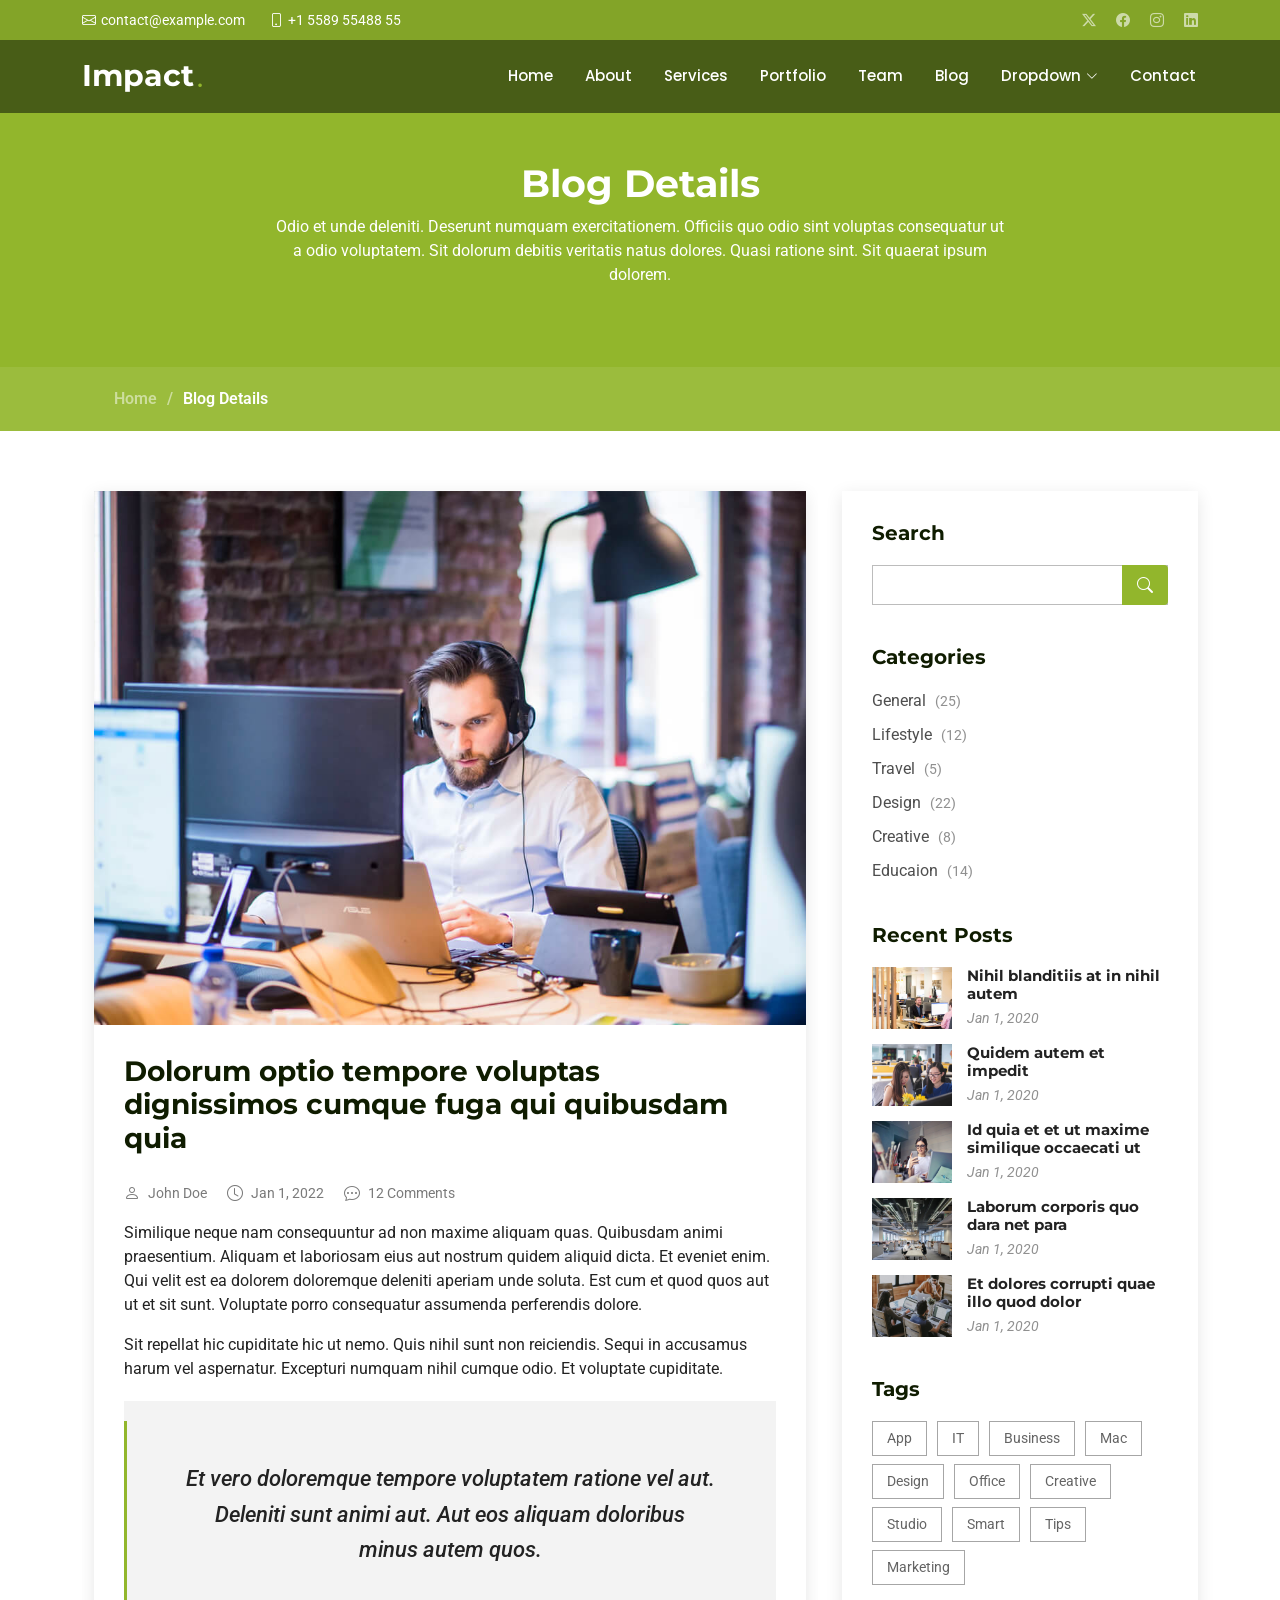
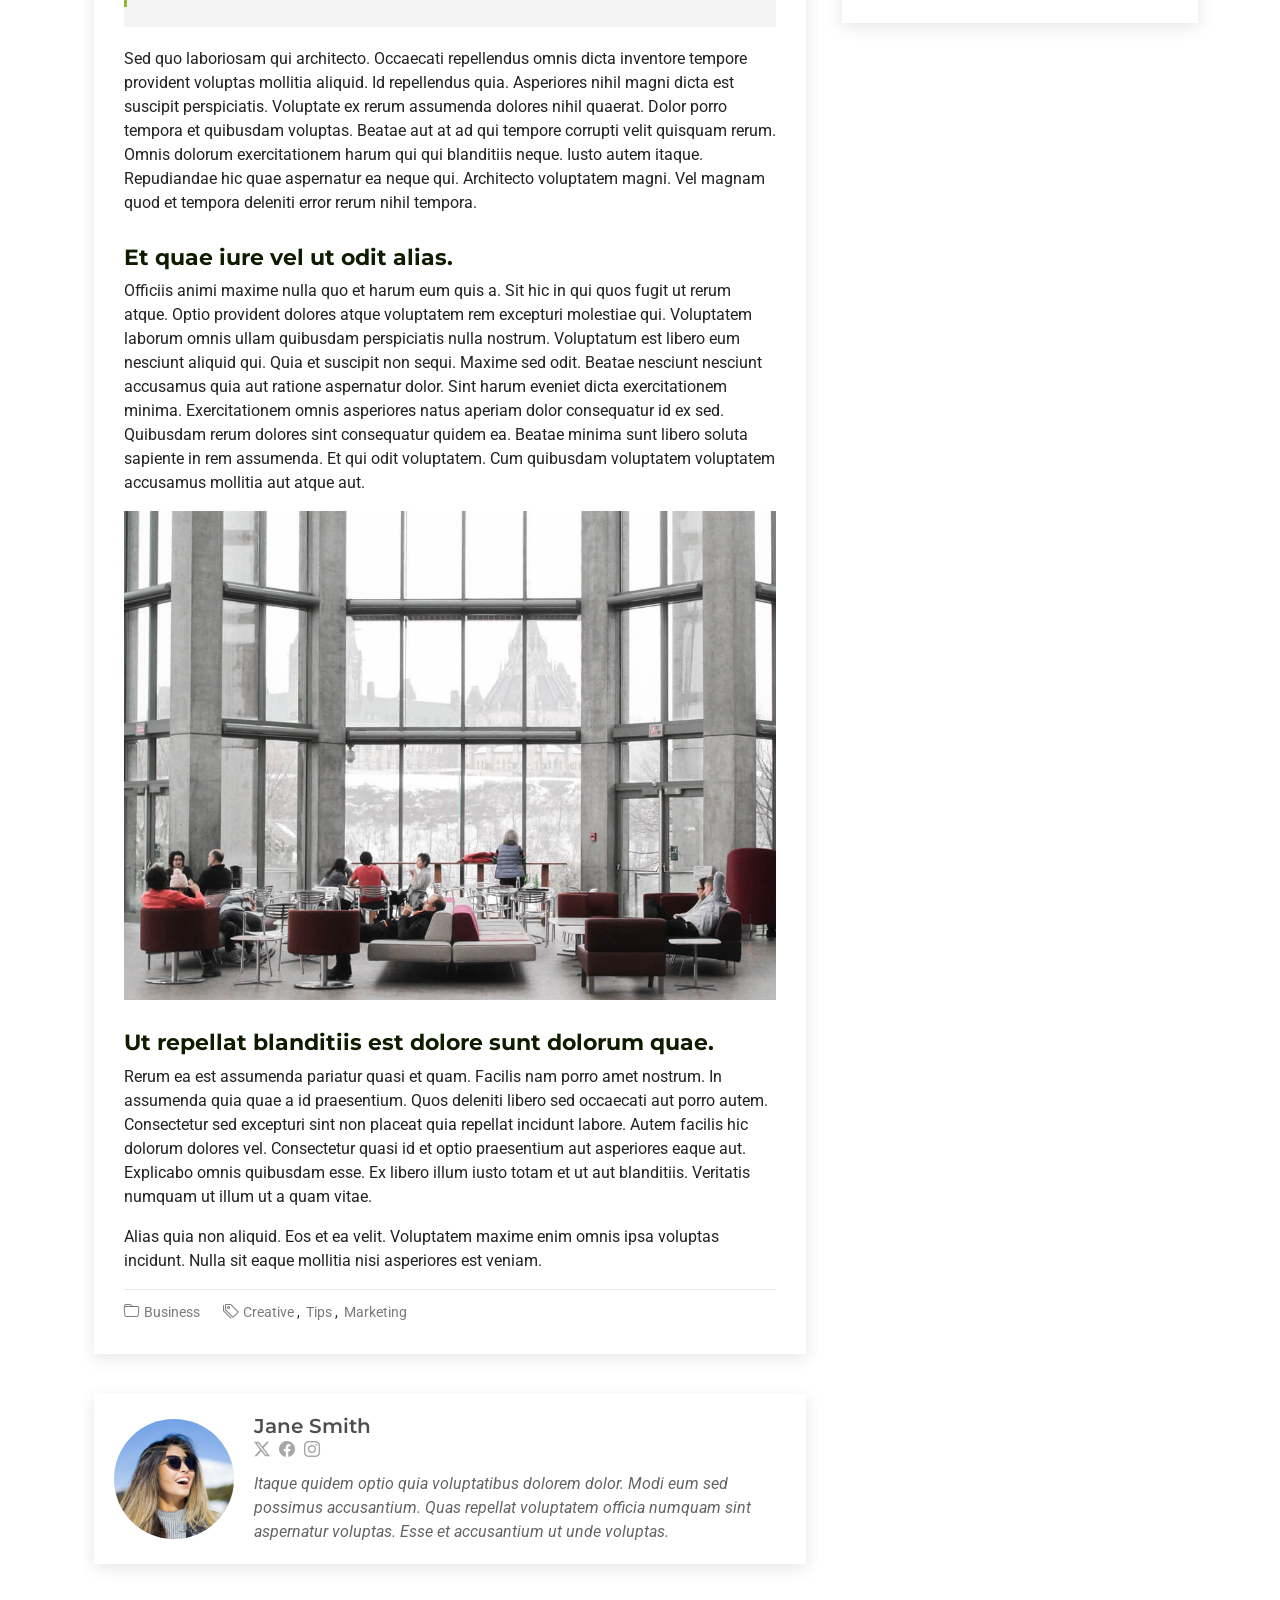
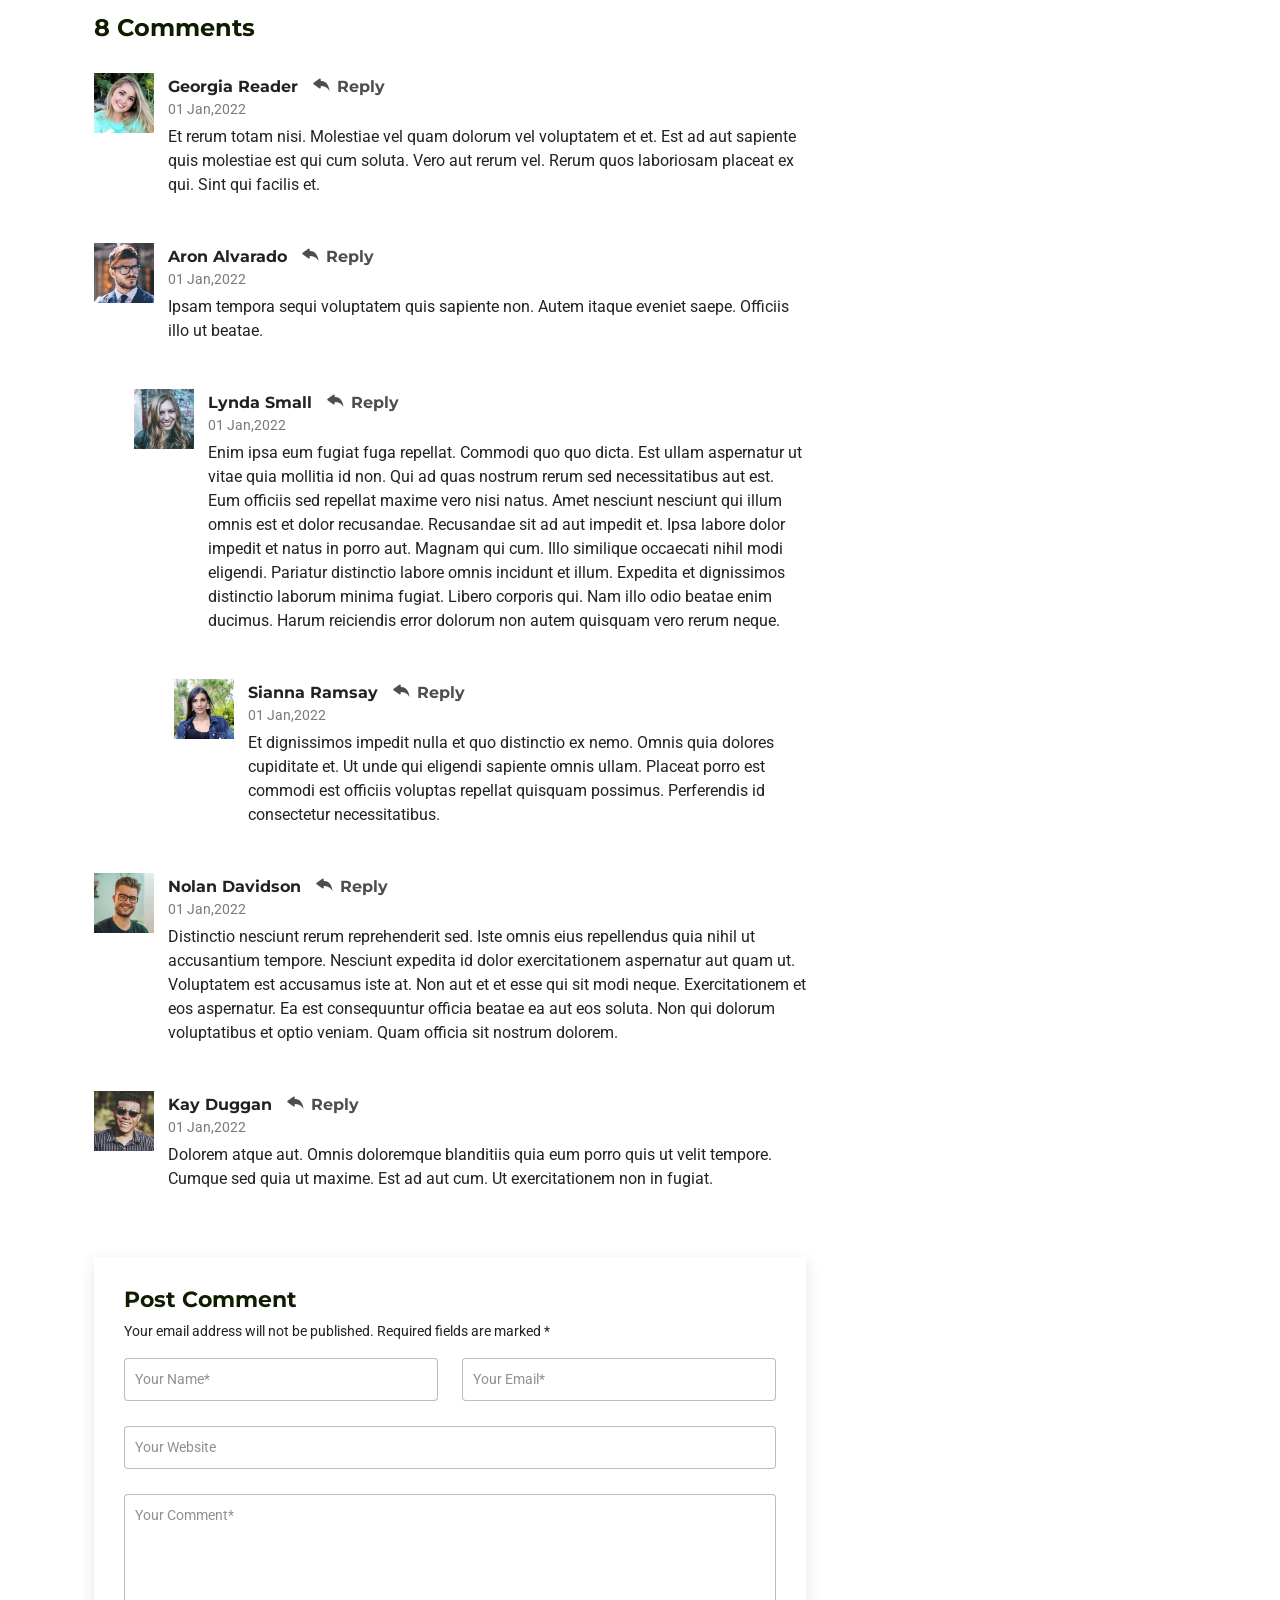
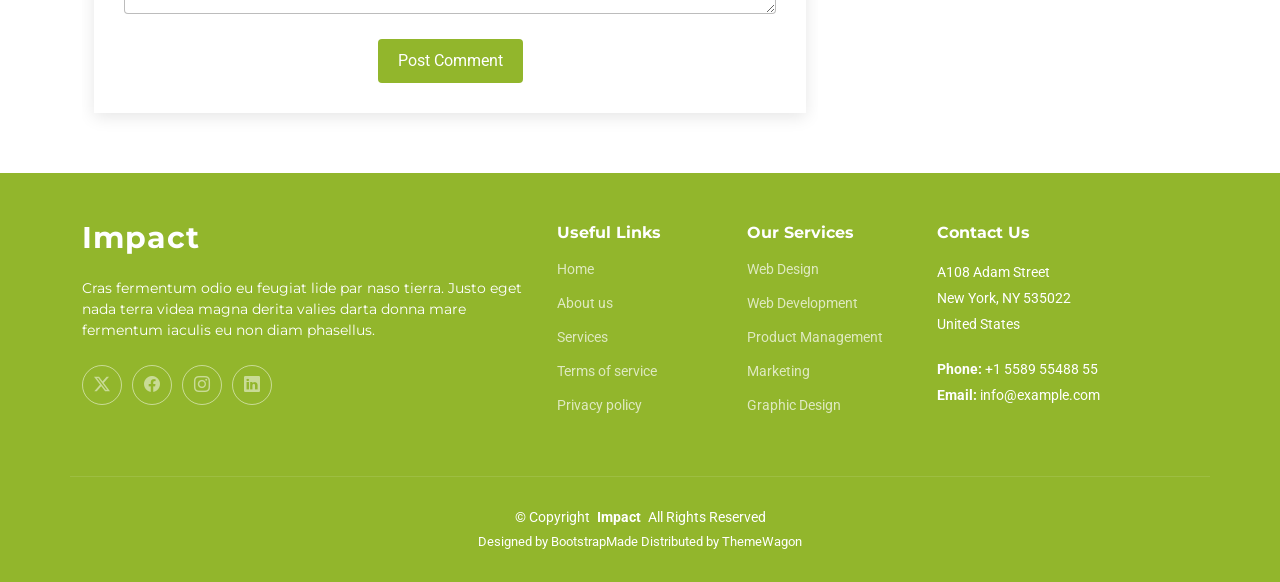
<file: blog-details.html>
<!DOCTYPE html>
<html lang="en">

<head>
  <meta charset="utf-8">
  <meta content="width=device-width, initial-scale=1.0" name="viewport">
  <title>Blog Details - Impact Bootstrap Template</title>
  <meta name="description" content="">
  <meta name="keywords" content="">

  <!-- Favicons -->
  <link href="assets/img/favicon.png" rel="icon">
  <link href="assets/img/apple-touch-icon.png" rel="apple-touch-icon">

  <!-- Fonts -->
  <link href="https://fonts.googleapis.com" rel="preconnect">
  <link href="https://fonts.gstatic.com" rel="preconnect" crossorigin>
  <link href="https://fonts.googleapis.com/css2?family=Roboto:ital,wght@0,100;0,300;0,400;0,500;0,700;0,900;1,100;1,300;1,400;1,500;1,700;1,900&family=Montserrat:ital,wght@0,100;0,200;0,300;0,400;0,500;0,600;0,700;0,800;0,900;1,100;1,200;1,300;1,400;1,500;1,600;1,700;1,800;1,900&family=Poppins:ital,wght@0,100;0,200;0,300;0,400;0,500;0,600;0,700;0,800;0,900;1,100;1,200;1,300;1,400;1,500;1,600;1,700;1,800;1,900&display=swap" rel="stylesheet">

  <!-- Vendor CSS Files -->
  <link href="assets/vendor/bootstrap/css/bootstrap.min.css" rel="stylesheet">
  <link href="assets/vendor/bootstrap-icons/bootstrap-icons.css" rel="stylesheet">
  <link href="assets/vendor/aos/aos.css" rel="stylesheet">
  <link href="assets/vendor/glightbox/css/glightbox.min.css" rel="stylesheet">
  <link href="assets/vendor/swiper/swiper-bundle.min.css" rel="stylesheet">

  <!-- Main CSS File -->
  <link href="assets/css/main.css" rel="stylesheet">

  <!-- =======================================================
  * Template Name: Impact
  * Template URL: https://bootstrapmade.com/impact-bootstrap-business-website-template/
  * Updated: Aug 07 2024 with Bootstrap v5.3.3
  * Author: BootstrapMade.com
  * License: https://bootstrapmade.com/license/
  ======================================================== -->
</head>

<body class="blog-details-page">

  <header id="header" class="header fixed-top">

    <div class="topbar d-flex align-items-center">
      <div class="container d-flex justify-content-center justify-content-md-between">
        <div class="contact-info d-flex align-items-center">
          <i class="bi bi-envelope d-flex align-items-center"><a href="mailto:contact@example.com">contact@example.com</a></i>
          <i class="bi bi-phone d-flex align-items-center ms-4"><span>+1 5589 55488 55</span></i>
        </div>
        <div class="social-links d-none d-md-flex align-items-center">
          <a href="#" class="twitter"><i class="bi bi-twitter-x"></i></a>
          <a href="#" class="facebook"><i class="bi bi-facebook"></i></a>
          <a href="#" class="instagram"><i class="bi bi-instagram"></i></a>
          <a href="#" class="linkedin"><i class="bi bi-linkedin"></i></a>
        </div>
      </div>
    </div><!-- End Top Bar -->

    <div class="branding d-flex align-items-cente">

      <div class="container position-relative d-flex align-items-center justify-content-between">
        <a href="index.html" class="logo d-flex align-items-center">
          <!-- Uncomment the line below if you also wish to use an image logo -->
          <!-- <img src="assets/img/logo.png" alt=""> -->
          <h1 class="sitename">Impact</h1>
          <span>.</span>
        </a>

        <nav id="navmenu" class="navmenu">
          <ul>
            <li><a href="#hero">Home<br></a></li>
            <li><a href="#about">About</a></li>
            <li><a href="#services">Services</a></li>
            <li><a href="#portfolio">Portfolio</a></li>
            <li><a href="#team">Team</a></li>
            <li><a href="blog.html">Blog</a></li>
            <li class="dropdown"><a href="#"><span>Dropdown</span> <i class="bi bi-chevron-down toggle-dropdown"></i></a>
              <ul>
                <li><a href="#">Dropdown 1</a></li>
                <li class="dropdown"><a href="#"><span>Deep Dropdown</span> <i class="bi bi-chevron-down toggle-dropdown"></i></a>
                  <ul>
                    <li><a href="#">Deep Dropdown 1</a></li>
                    <li><a href="#">Deep Dropdown 2</a></li>
                    <li><a href="#">Deep Dropdown 3</a></li>
                    <li><a href="#">Deep Dropdown 4</a></li>
                    <li><a href="#">Deep Dropdown 5</a></li>
                  </ul>
                </li>
                <li><a href="#">Dropdown 2</a></li>
                <li><a href="#">Dropdown 3</a></li>
                <li><a href="#">Dropdown 4</a></li>
              </ul>
            </li>
            <li><a href="#contact">Contact</a></li>
          </ul>
          <i class="mobile-nav-toggle d-xl-none bi bi-list"></i>
        </nav>

      </div>

    </div>

  </header>

  <main class="main">

    <!-- Page Title -->
    <div class="page-title">
      <div class="heading">
        <div class="container">
          <div class="row d-flex justify-content-center text-center">
            <div class="col-lg-8">
              <h1>Blog Details</h1>
              <p class="mb-0">Odio et unde deleniti. Deserunt numquam exercitationem. Officiis quo odio sint voluptas consequatur ut a odio voluptatem. Sit dolorum debitis veritatis natus dolores. Quasi ratione sint. Sit quaerat ipsum dolorem.</p>
            </div>
          </div>
        </div>
      </div>
      <nav class="breadcrumbs">
        <div class="container">
          <ol>
            <li><a href="index.html">Home</a></li>
            <li class="current">Blog Details</li>
          </ol>
        </div>
      </nav>
    </div><!-- End Page Title -->

    <div class="container">
      <div class="row">

        <div class="col-lg-8">

          <!-- Blog Details Section -->
          <section id="blog-details" class="blog-details section">
            <div class="container">

              <article class="article">

                <div class="post-img">
                  <img src="assets/img/blog/blog-1.jpg" alt="" class="img-fluid">
                </div>

                <h2 class="title">Dolorum optio tempore voluptas dignissimos cumque fuga qui quibusdam quia</h2>

                <div class="meta-top">
                  <ul>
                    <li class="d-flex align-items-center"><i class="bi bi-person"></i> <a href="blog-details.html">John Doe</a></li>
                    <li class="d-flex align-items-center"><i class="bi bi-clock"></i> <a href="blog-details.html"><time datetime="2020-01-01">Jan 1, 2022</time></a></li>
                    <li class="d-flex align-items-center"><i class="bi bi-chat-dots"></i> <a href="blog-details.html">12 Comments</a></li>
                  </ul>
                </div><!-- End meta top -->

                <div class="content">
                  <p>
                    Similique neque nam consequuntur ad non maxime aliquam quas. Quibusdam animi praesentium. Aliquam et laboriosam eius aut nostrum quidem aliquid dicta.
                    Et eveniet enim. Qui velit est ea dolorem doloremque deleniti aperiam unde soluta. Est cum et quod quos aut ut et sit sunt. Voluptate porro consequatur assumenda perferendis dolore.
                  </p>

                  <p>
                    Sit repellat hic cupiditate hic ut nemo. Quis nihil sunt non reiciendis. Sequi in accusamus harum vel aspernatur. Excepturi numquam nihil cumque odio. Et voluptate cupiditate.
                  </p>

                  <blockquote>
                    <p>
                      Et vero doloremque tempore voluptatem ratione vel aut. Deleniti sunt animi aut. Aut eos aliquam doloribus minus autem quos.
                    </p>
                  </blockquote>

                  <p>
                    Sed quo laboriosam qui architecto. Occaecati repellendus omnis dicta inventore tempore provident voluptas mollitia aliquid. Id repellendus quia. Asperiores nihil magni dicta est suscipit perspiciatis. Voluptate ex rerum assumenda dolores nihil quaerat.
                    Dolor porro tempora et quibusdam voluptas. Beatae aut at ad qui tempore corrupti velit quisquam rerum. Omnis dolorum exercitationem harum qui qui blanditiis neque.
                    Iusto autem itaque. Repudiandae hic quae aspernatur ea neque qui. Architecto voluptatem magni. Vel magnam quod et tempora deleniti error rerum nihil tempora.
                  </p>

                  <h3>Et quae iure vel ut odit alias.</h3>
                  <p>
                    Officiis animi maxime nulla quo et harum eum quis a. Sit hic in qui quos fugit ut rerum atque. Optio provident dolores atque voluptatem rem excepturi molestiae qui. Voluptatem laborum omnis ullam quibusdam perspiciatis nulla nostrum. Voluptatum est libero eum nesciunt aliquid qui.
                    Quia et suscipit non sequi. Maxime sed odit. Beatae nesciunt nesciunt accusamus quia aut ratione aspernatur dolor. Sint harum eveniet dicta exercitationem minima. Exercitationem omnis asperiores natus aperiam dolor consequatur id ex sed. Quibusdam rerum dolores sint consequatur quidem ea.
                    Beatae minima sunt libero soluta sapiente in rem assumenda. Et qui odit voluptatem. Cum quibusdam voluptatem voluptatem accusamus mollitia aut atque aut.
                  </p>
                  <img src="assets/img/blog/blog-inside-post.jpg" class="img-fluid" alt="">

                  <h3>Ut repellat blanditiis est dolore sunt dolorum quae.</h3>
                  <p>
                    Rerum ea est assumenda pariatur quasi et quam. Facilis nam porro amet nostrum. In assumenda quia quae a id praesentium. Quos deleniti libero sed occaecati aut porro autem. Consectetur sed excepturi sint non placeat quia repellat incidunt labore. Autem facilis hic dolorum dolores vel.
                    Consectetur quasi id et optio praesentium aut asperiores eaque aut. Explicabo omnis quibusdam esse. Ex libero illum iusto totam et ut aut blanditiis. Veritatis numquam ut illum ut a quam vitae.
                  </p>
                  <p>
                    Alias quia non aliquid. Eos et ea velit. Voluptatem maxime enim omnis ipsa voluptas incidunt. Nulla sit eaque mollitia nisi asperiores est veniam.
                  </p>

                </div><!-- End post content -->

                <div class="meta-bottom">
                  <i class="bi bi-folder"></i>
                  <ul class="cats">
                    <li><a href="#">Business</a></li>
                  </ul>

                  <i class="bi bi-tags"></i>
                  <ul class="tags">
                    <li><a href="#">Creative</a></li>
                    <li><a href="#">Tips</a></li>
                    <li><a href="#">Marketing</a></li>
                  </ul>
                </div><!-- End meta bottom -->

              </article>

            </div>
          </section><!-- /Blog Details Section -->

          <!-- Blog Author Section -->
          <section id="blog-author" class="blog-author section">

            <div class="container">
              <div class="author-container d-flex align-items-center">
                <img src="assets/img/blog/blog-author.jpg" class="rounded-circle flex-shrink-0" alt="">
                <div>
                  <h4>Jane Smith</h4>
                  <div class="social-links">
                    <a href="https://x.com/#"><i class="bi bi-twitter-x"></i></a>
                    <a href="https://facebook.com/#"><i class="bi bi-facebook"></i></a>
                    <a href="https://instagram.com/#"><i class="biu bi-instagram"></i></a>
                  </div>
                  <p>
                    Itaque quidem optio quia voluptatibus dolorem dolor. Modi eum sed possimus accusantium. Quas repellat voluptatem officia numquam sint aspernatur voluptas. Esse et accusantium ut unde voluptas.
                  </p>
                </div>
              </div>
            </div>

          </section><!-- /Blog Author Section -->

          <!-- Blog Comments Section -->
          <section id="blog-comments" class="blog-comments section">

            <div class="container">

              <h4 class="comments-count">8 Comments</h4>

              <div id="comment-1" class="comment">
                <div class="d-flex">
                  <div class="comment-img"><img src="assets/img/blog/comments-1.jpg" alt=""></div>
                  <div>
                    <h5><a href="">Georgia Reader</a> <a href="#" class="reply"><i class="bi bi-reply-fill"></i> Reply</a></h5>
                    <time datetime="2020-01-01">01 Jan,2022</time>
                    <p>
                      Et rerum totam nisi. Molestiae vel quam dolorum vel voluptatem et et. Est ad aut sapiente quis molestiae est qui cum soluta.
                      Vero aut rerum vel. Rerum quos laboriosam placeat ex qui. Sint qui facilis et.
                    </p>
                  </div>
                </div>
              </div><!-- End comment #1 -->

              <div id="comment-2" class="comment">
                <div class="d-flex">
                  <div class="comment-img"><img src="assets/img/blog/comments-2.jpg" alt=""></div>
                  <div>
                    <h5><a href="">Aron Alvarado</a> <a href="#" class="reply"><i class="bi bi-reply-fill"></i> Reply</a></h5>
                    <time datetime="2020-01-01">01 Jan,2022</time>
                    <p>
                      Ipsam tempora sequi voluptatem quis sapiente non. Autem itaque eveniet saepe. Officiis illo ut beatae.
                    </p>
                  </div>
                </div>

                <div id="comment-reply-1" class="comment comment-reply">
                  <div class="d-flex">
                    <div class="comment-img"><img src="assets/img/blog/comments-3.jpg" alt=""></div>
                    <div>
                      <h5><a href="">Lynda Small</a> <a href="#" class="reply"><i class="bi bi-reply-fill"></i> Reply</a></h5>
                      <time datetime="2020-01-01">01 Jan,2022</time>
                      <p>
                        Enim ipsa eum fugiat fuga repellat. Commodi quo quo dicta. Est ullam aspernatur ut vitae quia mollitia id non. Qui ad quas nostrum rerum sed necessitatibus aut est. Eum officiis sed repellat maxime vero nisi natus. Amet nesciunt nesciunt qui illum omnis est et dolor recusandae.

                        Recusandae sit ad aut impedit et. Ipsa labore dolor impedit et natus in porro aut. Magnam qui cum. Illo similique occaecati nihil modi eligendi. Pariatur distinctio labore omnis incidunt et illum. Expedita et dignissimos distinctio laborum minima fugiat.

                        Libero corporis qui. Nam illo odio beatae enim ducimus. Harum reiciendis error dolorum non autem quisquam vero rerum neque.
                      </p>
                    </div>
                  </div>

                  <div id="comment-reply-2" class="comment comment-reply">
                    <div class="d-flex">
                      <div class="comment-img"><img src="assets/img/blog/comments-4.jpg" alt=""></div>
                      <div>
                        <h5><a href="">Sianna Ramsay</a> <a href="#" class="reply"><i class="bi bi-reply-fill"></i> Reply</a></h5>
                        <time datetime="2020-01-01">01 Jan,2022</time>
                        <p>
                          Et dignissimos impedit nulla et quo distinctio ex nemo. Omnis quia dolores cupiditate et. Ut unde qui eligendi sapiente omnis ullam. Placeat porro est commodi est officiis voluptas repellat quisquam possimus. Perferendis id consectetur necessitatibus.
                        </p>
                      </div>
                    </div>

                  </div><!-- End comment reply #2-->

                </div><!-- End comment reply #1-->

              </div><!-- End comment #2-->

              <div id="comment-3" class="comment">
                <div class="d-flex">
                  <div class="comment-img"><img src="assets/img/blog/comments-5.jpg" alt=""></div>
                  <div>
                    <h5><a href="">Nolan Davidson</a> <a href="#" class="reply"><i class="bi bi-reply-fill"></i> Reply</a></h5>
                    <time datetime="2020-01-01">01 Jan,2022</time>
                    <p>
                      Distinctio nesciunt rerum reprehenderit sed. Iste omnis eius repellendus quia nihil ut accusantium tempore. Nesciunt expedita id dolor exercitationem aspernatur aut quam ut. Voluptatem est accusamus iste at.
                      Non aut et et esse qui sit modi neque. Exercitationem et eos aspernatur. Ea est consequuntur officia beatae ea aut eos soluta. Non qui dolorum voluptatibus et optio veniam. Quam officia sit nostrum dolorem.
                    </p>
                  </div>
                </div>

              </div><!-- End comment #3 -->

              <div id="comment-4" class="comment">
                <div class="d-flex">
                  <div class="comment-img"><img src="assets/img/blog/comments-6.jpg" alt=""></div>
                  <div>
                    <h5><a href="">Kay Duggan</a> <a href="#" class="reply"><i class="bi bi-reply-fill"></i> Reply</a></h5>
                    <time datetime="2020-01-01">01 Jan,2022</time>
                    <p>
                      Dolorem atque aut. Omnis doloremque blanditiis quia eum porro quis ut velit tempore. Cumque sed quia ut maxime. Est ad aut cum. Ut exercitationem non in fugiat.
                    </p>
                  </div>
                </div>

              </div><!-- End comment #4 -->

            </div>

          </section><!-- /Blog Comments Section -->

          <!-- Comment Form Section -->
          <section id="comment-form" class="comment-form section">
            <div class="container">

              <form action="">

                <h4>Post Comment</h4>
                <p>Your email address will not be published. Required fields are marked * </p>
                <div class="row">
                  <div class="col-md-6 form-group">
                    <input name="name" type="text" class="form-control" placeholder="Your Name*">
                  </div>
                  <div class="col-md-6 form-group">
                    <input name="email" type="text" class="form-control" placeholder="Your Email*">
                  </div>
                </div>
                <div class="row">
                  <div class="col form-group">
                    <input name="website" type="text" class="form-control" placeholder="Your Website">
                  </div>
                </div>
                <div class="row">
                  <div class="col form-group">
                    <textarea name="comment" class="form-control" placeholder="Your Comment*"></textarea>
                  </div>
                </div>

                <div class="text-center">
                  <button type="submit" class="btn btn-primary">Post Comment</button>
                </div>

              </form>

            </div>
          </section><!-- /Comment Form Section -->

        </div>

        <div class="col-lg-4 sidebar">

          <div class="widgets-container">

            <!-- Search Widget -->
            <div class="search-widget widget-item">

              <h3 class="widget-title">Search</h3>
              <form action="">
                <input type="text">
                <button type="submit" title="Search"><i class="bi bi-search"></i></button>
              </form>

            </div><!--/Search Widget -->

            <!-- Categories Widget -->
            <div class="categories-widget widget-item">

              <h3 class="widget-title">Categories</h3>
              <ul class="mt-3">
                <li><a href="#">General <span>(25)</span></a></li>
                <li><a href="#">Lifestyle <span>(12)</span></a></li>
                <li><a href="#">Travel <span>(5)</span></a></li>
                <li><a href="#">Design <span>(22)</span></a></li>
                <li><a href="#">Creative <span>(8)</span></a></li>
                <li><a href="#">Educaion <span>(14)</span></a></li>
              </ul>

            </div><!--/Categories Widget -->

            <!-- Recent Posts Widget -->
            <div class="recent-posts-widget widget-item">

              <h3 class="widget-title">Recent Posts</h3>

              <div class="post-item">
                <img src="assets/img/blog/blog-recent-1.jpg" alt="" class="flex-shrink-0">
                <div>
                  <h4><a href="blog-details.html">Nihil blanditiis at in nihil autem</a></h4>
                  <time datetime="2020-01-01">Jan 1, 2020</time>
                </div>
              </div><!-- End recent post item-->

              <div class="post-item">
                <img src="assets/img/blog/blog-recent-2.jpg" alt="" class="flex-shrink-0">
                <div>
                  <h4><a href="blog-details.html">Quidem autem et impedit</a></h4>
                  <time datetime="2020-01-01">Jan 1, 2020</time>
                </div>
              </div><!-- End recent post item-->

              <div class="post-item">
                <img src="assets/img/blog/blog-recent-3.jpg" alt="" class="flex-shrink-0">
                <div>
                  <h4><a href="blog-details.html">Id quia et et ut maxime similique occaecati ut</a></h4>
                  <time datetime="2020-01-01">Jan 1, 2020</time>
                </div>
              </div><!-- End recent post item-->

              <div class="post-item">
                <img src="assets/img/blog/blog-recent-4.jpg" alt="" class="flex-shrink-0">
                <div>
                  <h4><a href="blog-details.html">Laborum corporis quo dara net para</a></h4>
                  <time datetime="2020-01-01">Jan 1, 2020</time>
                </div>
              </div><!-- End recent post item-->

              <div class="post-item">
                <img src="assets/img/blog/blog-recent-5.jpg" alt="" class="flex-shrink-0">
                <div>
                  <h4><a href="blog-details.html">Et dolores corrupti quae illo quod dolor</a></h4>
                  <time datetime="2020-01-01">Jan 1, 2020</time>
                </div>
              </div><!-- End recent post item-->

            </div><!--/Recent Posts Widget -->

            <!-- Tags Widget -->
            <div class="tags-widget widget-item">

              <h3 class="widget-title">Tags</h3>
              <ul>
                <li><a href="#">App</a></li>
                <li><a href="#">IT</a></li>
                <li><a href="#">Business</a></li>
                <li><a href="#">Mac</a></li>
                <li><a href="#">Design</a></li>
                <li><a href="#">Office</a></li>
                <li><a href="#">Creative</a></li>
                <li><a href="#">Studio</a></li>
                <li><a href="#">Smart</a></li>
                <li><a href="#">Tips</a></li>
                <li><a href="#">Marketing</a></li>
              </ul>

            </div><!--/Tags Widget -->

          </div>

        </div>

      </div>
    </div>

  </main>

  <footer id="footer" class="footer accent-background">

    <div class="container footer-top">
      <div class="row gy-4">
        <div class="col-lg-5 col-md-12 footer-about">
          <a href="index.html" class="logo d-flex align-items-center">
            <span class="sitename">Impact</span>
          </a>
          <p>Cras fermentum odio eu feugiat lide par naso tierra. Justo eget nada terra videa magna derita valies darta donna mare fermentum iaculis eu non diam phasellus.</p>
          <div class="social-links d-flex mt-4">
            <a href=""><i class="bi bi-twitter-x"></i></a>
            <a href=""><i class="bi bi-facebook"></i></a>
            <a href=""><i class="bi bi-instagram"></i></a>
            <a href=""><i class="bi bi-linkedin"></i></a>
          </div>
        </div>

        <div class="col-lg-2 col-6 footer-links">
          <h4>Useful Links</h4>
          <ul>
            <li><a href="#">Home</a></li>
            <li><a href="#">About us</a></li>
            <li><a href="#">Services</a></li>
            <li><a href="#">Terms of service</a></li>
            <li><a href="#">Privacy policy</a></li>
          </ul>
        </div>

        <div class="col-lg-2 col-6 footer-links">
          <h4>Our Services</h4>
          <ul>
            <li><a href="#">Web Design</a></li>
            <li><a href="#">Web Development</a></li>
            <li><a href="#">Product Management</a></li>
            <li><a href="#">Marketing</a></li>
            <li><a href="#">Graphic Design</a></li>
          </ul>
        </div>

        <div class="col-lg-3 col-md-12 footer-contact text-center text-md-start">
          <h4>Contact Us</h4>
          <p>A108 Adam Street</p>
          <p>New York, NY 535022</p>
          <p>United States</p>
          <p class="mt-4"><strong>Phone:</strong> <span>+1 5589 55488 55</span></p>
          <p><strong>Email:</strong> <span>info@example.com</span></p>
        </div>

      </div>
    </div>

    <div class="container copyright text-center mt-4">
      <p>© <span>Copyright</span> <strong class="px-1 sitename">Impact</strong> <span>All Rights Reserved</span></p>
      <div class="credits">
        <!-- All the links in the footer should remain intact. -->
        <!-- You can delete the links only if you've purchased the pro version. -->
        <!-- Licensing information: https://bootstrapmade.com/license/ -->
        <!-- Purchase the pro version with working PHP/AJAX contact form: [buy-url] -->
        Designed by <a href="https://bootstrapmade.com/">BootstrapMade</a> Distributed by <a href="https://themewagon.com">ThemeWagon</a>
      </div>
    </div>

  </footer>

  <!-- Scroll Top -->
  <a href="#" id="scroll-top" class="scroll-top d-flex align-items-center justify-content-center"><i class="bi bi-arrow-up-short"></i></a>

  <!-- Preloader -->
  <div id="preloader"></div>

  <!-- Vendor JS Files -->
  <script src="assets/vendor/bootstrap/js/bootstrap.bundle.min.js"></script>
  <script src="assets/vendor/php-email-form/validate.js"></script>
  <script src="assets/vendor/aos/aos.js"></script>
  <script src="assets/vendor/glightbox/js/glightbox.min.js"></script>
  <script src="assets/vendor/swiper/swiper-bundle.min.js"></script>
  <script src="assets/vendor/purecounter/purecounter_vanilla.js"></script>
  <script src="assets/vendor/imagesloaded/imagesloaded.pkgd.min.js"></script>
  <script src="assets/vendor/isotope-layout/isotope.pkgd.min.js"></script>

  <!-- Main JS File -->
  <script src="assets/js/main.js"></script>

</body>

</html>
</file>
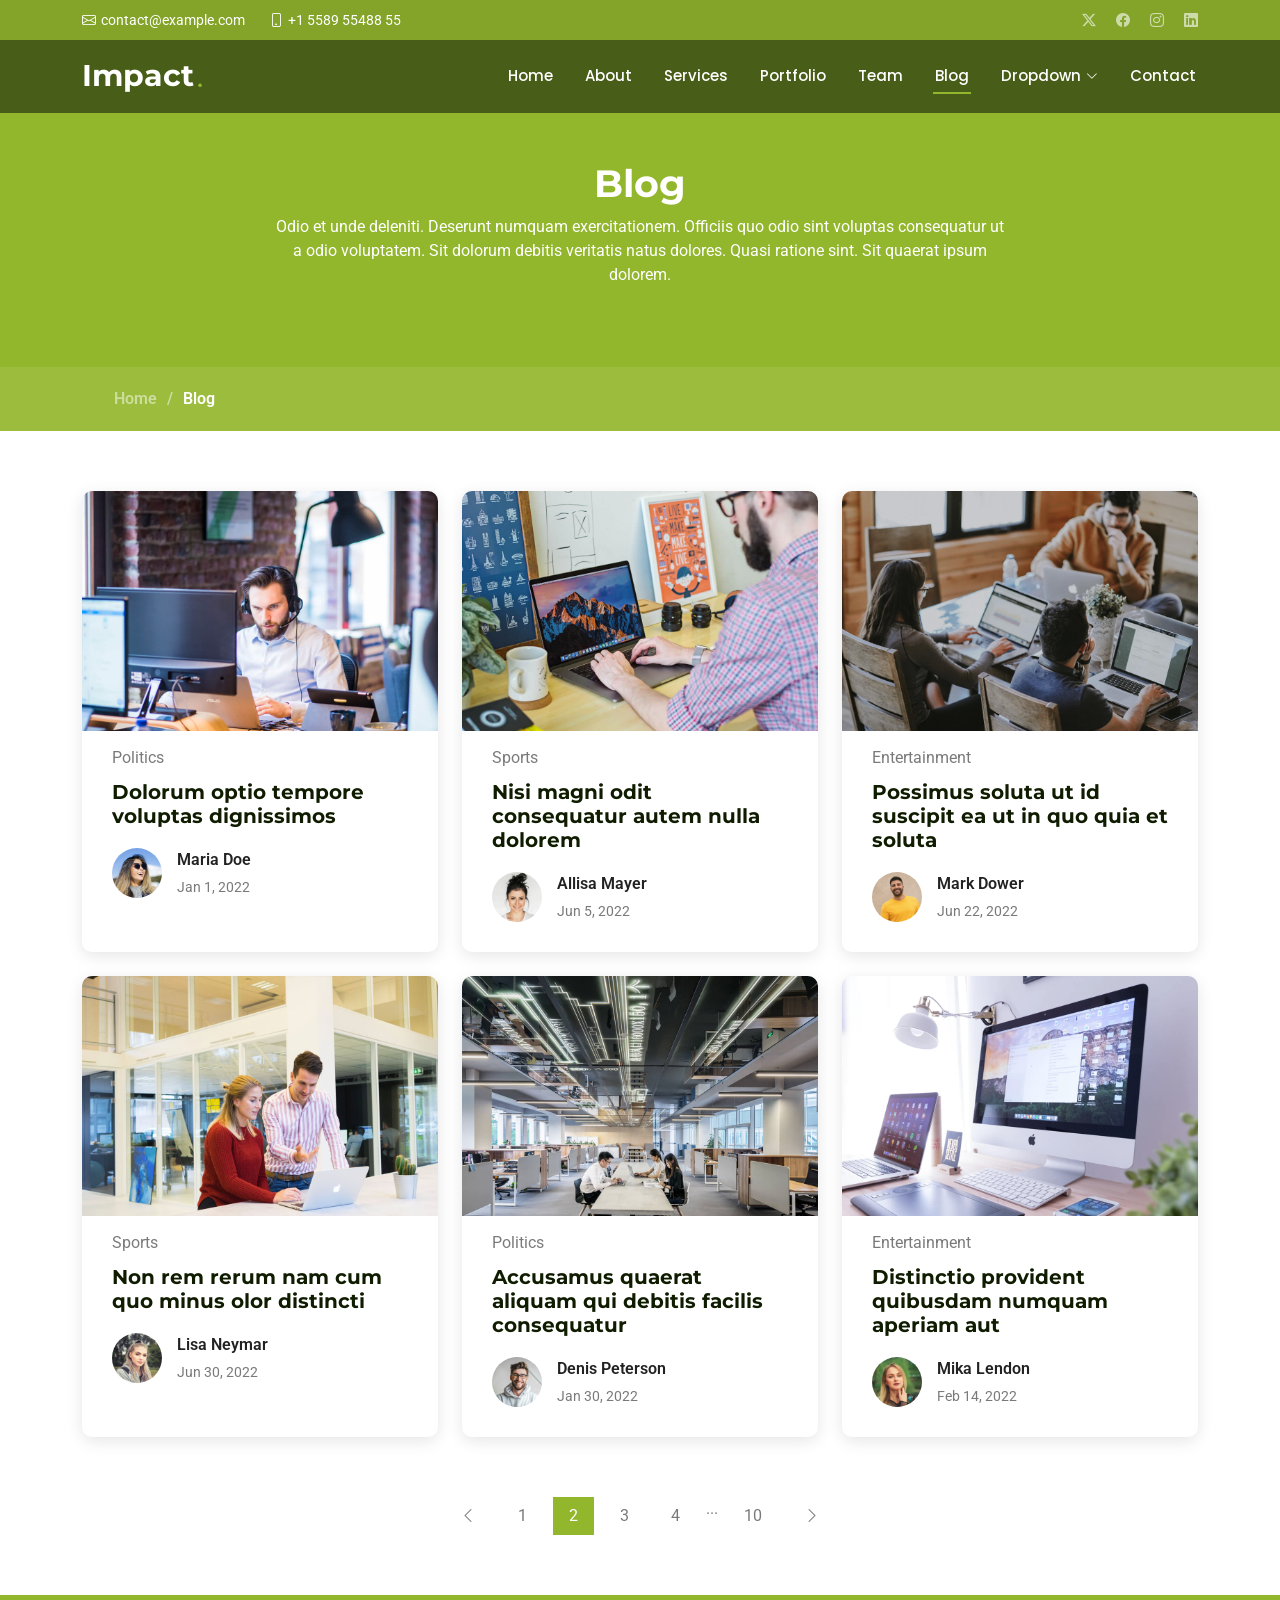
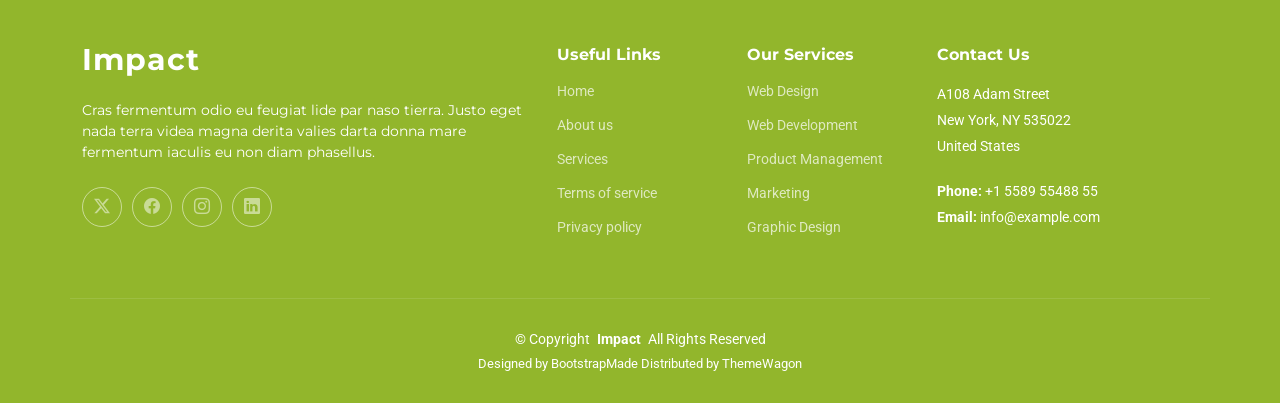
<file: blog.html>
<!DOCTYPE html>
<html lang="en">

<head>
  <meta charset="utf-8">
  <meta content="width=device-width, initial-scale=1.0" name="viewport">
  <title>Blog - Impact Bootstrap Template</title>
  <meta name="description" content="">
  <meta name="keywords" content="">

  <!-- Favicons -->
  <link href="assets/img/favicon.png" rel="icon">
  <link href="assets/img/apple-touch-icon.png" rel="apple-touch-icon">

  <!-- Fonts -->
  <link href="https://fonts.googleapis.com" rel="preconnect">
  <link href="https://fonts.gstatic.com" rel="preconnect" crossorigin>
  <link href="https://fonts.googleapis.com/css2?family=Roboto:ital,wght@0,100;0,300;0,400;0,500;0,700;0,900;1,100;1,300;1,400;1,500;1,700;1,900&family=Montserrat:ital,wght@0,100;0,200;0,300;0,400;0,500;0,600;0,700;0,800;0,900;1,100;1,200;1,300;1,400;1,500;1,600;1,700;1,800;1,900&family=Poppins:ital,wght@0,100;0,200;0,300;0,400;0,500;0,600;0,700;0,800;0,900;1,100;1,200;1,300;1,400;1,500;1,600;1,700;1,800;1,900&display=swap" rel="stylesheet">

  <!-- Vendor CSS Files -->
  <link href="assets/vendor/bootstrap/css/bootstrap.min.css" rel="stylesheet">
  <link href="assets/vendor/bootstrap-icons/bootstrap-icons.css" rel="stylesheet">
  <link href="assets/vendor/aos/aos.css" rel="stylesheet">
  <link href="assets/vendor/glightbox/css/glightbox.min.css" rel="stylesheet">
  <link href="assets/vendor/swiper/swiper-bundle.min.css" rel="stylesheet">

  <!-- Main CSS File -->
  <link href="assets/css/main.css" rel="stylesheet">

  <!-- =======================================================
  * Template Name: Impact
  * Template URL: https://bootstrapmade.com/impact-bootstrap-business-website-template/
  * Updated: Aug 07 2024 with Bootstrap v5.3.3
  * Author: BootstrapMade.com
  * License: https://bootstrapmade.com/license/
  ======================================================== -->
</head>

<body class="blog-page">

  <header id="header" class="header fixed-top">

    <div class="topbar d-flex align-items-center">
      <div class="container d-flex justify-content-center justify-content-md-between">
        <div class="contact-info d-flex align-items-center">
          <i class="bi bi-envelope d-flex align-items-center"><a href="mailto:contact@example.com">contact@example.com</a></i>
          <i class="bi bi-phone d-flex align-items-center ms-4"><span>+1 5589 55488 55</span></i>
        </div>
        <div class="social-links d-none d-md-flex align-items-center">
          <a href="#" class="twitter"><i class="bi bi-twitter-x"></i></a>
          <a href="#" class="facebook"><i class="bi bi-facebook"></i></a>
          <a href="#" class="instagram"><i class="bi bi-instagram"></i></a>
          <a href="#" class="linkedin"><i class="bi bi-linkedin"></i></a>
        </div>
      </div>
    </div><!-- End Top Bar -->

    <div class="branding d-flex align-items-cente">

      <div class="container position-relative d-flex align-items-center justify-content-between">
        <a href="index.html" class="logo d-flex align-items-center">
          <!-- Uncomment the line below if you also wish to use an image logo -->
          <!-- <img src="assets/img/logo.png" alt=""> -->
          <h1 class="sitename">Impact</h1>
          <span>.</span>
        </a>

        <nav id="navmenu" class="navmenu">
          <ul>
            <li><a href="#hero">Home<br></a></li>
            <li><a href="#about">About</a></li>
            <li><a href="#services">Services</a></li>
            <li><a href="#portfolio">Portfolio</a></li>
            <li><a href="#team">Team</a></li>
            <li><a href="blog.html" class="active">Blog</a></li>
            <li class="dropdown"><a href="#"><span>Dropdown</span> <i class="bi bi-chevron-down toggle-dropdown"></i></a>
              <ul>
                <li><a href="#">Dropdown 1</a></li>
                <li class="dropdown"><a href="#"><span>Deep Dropdown</span> <i class="bi bi-chevron-down toggle-dropdown"></i></a>
                  <ul>
                    <li><a href="#">Deep Dropdown 1</a></li>
                    <li><a href="#">Deep Dropdown 2</a></li>
                    <li><a href="#">Deep Dropdown 3</a></li>
                    <li><a href="#">Deep Dropdown 4</a></li>
                    <li><a href="#">Deep Dropdown 5</a></li>
                  </ul>
                </li>
                <li><a href="#">Dropdown 2</a></li>
                <li><a href="#">Dropdown 3</a></li>
                <li><a href="#">Dropdown 4</a></li>
              </ul>
            </li>
            <li><a href="#contact">Contact</a></li>
          </ul>
          <i class="mobile-nav-toggle d-xl-none bi bi-list"></i>
        </nav>

      </div>

    </div>

  </header>

  <main class="main">

    <!-- Page Title -->
    <div class="page-title">
      <div class="heading">
        <div class="container">
          <div class="row d-flex justify-content-center text-center">
            <div class="col-lg-8">
              <h1>Blog</h1>
              <p class="mb-0">Odio et unde deleniti. Deserunt numquam exercitationem. Officiis quo odio sint voluptas consequatur ut a odio voluptatem. Sit dolorum debitis veritatis natus dolores. Quasi ratione sint. Sit quaerat ipsum dolorem.</p>
            </div>
          </div>
        </div>
      </div>
      <nav class="breadcrumbs">
        <div class="container">
          <ol>
            <li><a href="index.html">Home</a></li>
            <li class="current">Blog</li>
          </ol>
        </div>
      </nav>
    </div><!-- End Page Title -->

    <!-- Blog Posts Section -->
    <section id="blog-posts" class="blog-posts section">

      <div class="container">
        <div class="row gy-4">

          <div class="col-lg-4">
            <article>

              <div class="post-img">
                <img src="assets/img/blog/blog-1.jpg" alt="" class="img-fluid">
              </div>

              <p class="post-category">Politics</p>

              <h2 class="title">
                <a href="blog-details.html">Dolorum optio tempore voluptas dignissimos</a>
              </h2>

              <div class="d-flex align-items-center">
                <img src="assets/img/blog/blog-author.jpg" alt="" class="img-fluid post-author-img flex-shrink-0">
                <div class="post-meta">
                  <p class="post-author">Maria Doe</p>
                  <p class="post-date">
                    <time datetime="2022-01-01">Jan 1, 2022</time>
                  </p>
                </div>
              </div>

            </article>
          </div><!-- End post list item -->

          <div class="col-lg-4">
            <article>

              <div class="post-img">
                <img src="assets/img/blog/blog-2.jpg" alt="" class="img-fluid">
              </div>

              <p class="post-category">Sports</p>

              <h2 class="title">
                <a href="blog-details.html">Nisi magni odit consequatur autem nulla dolorem</a>
              </h2>

              <div class="d-flex align-items-center">
                <img src="assets/img/blog/blog-author-2.jpg" alt="" class="img-fluid post-author-img flex-shrink-0">
                <div class="post-meta">
                  <p class="post-author">Allisa Mayer</p>
                  <p class="post-date">
                    <time datetime="2022-01-01">Jun 5, 2022</time>
                  </p>
                </div>
              </div>

            </article>
          </div><!-- End post list item -->

          <div class="col-lg-4">
            <article>

              <div class="post-img">
                <img src="assets/img/blog/blog-3.jpg" alt="" class="img-fluid">
              </div>

              <p class="post-category">Entertainment</p>

              <h2 class="title">
                <a href="blog-details.html">Possimus soluta ut id suscipit ea ut in quo quia et soluta</a>
              </h2>

              <div class="d-flex align-items-center">
                <img src="assets/img/blog/blog-author-3.jpg" alt="" class="img-fluid post-author-img flex-shrink-0">
                <div class="post-meta">
                  <p class="post-author">Mark Dower</p>
                  <p class="post-date">
                    <time datetime="2022-01-01">Jun 22, 2022</time>
                  </p>
                </div>
              </div>

            </article>
          </div><!-- End post list item -->

          <div class="col-lg-4">
            <article>

              <div class="post-img">
                <img src="assets/img/blog/blog-4.jpg" alt="" class="img-fluid">
              </div>

              <p class="post-category">Sports</p>

              <h2 class="title">
                <a href="blog-details.html">Non rem rerum nam cum quo minus olor distincti</a>
              </h2>

              <div class="d-flex align-items-center">
                <img src="assets/img/blog/blog-author-4.jpg" alt="" class="img-fluid post-author-img flex-shrink-0">
                <div class="post-meta">
                  <p class="post-author">Lisa Neymar</p>
                  <p class="post-date">
                    <time datetime="2022-01-01">Jun 30, 2022</time>
                  </p>
                </div>
              </div>

            </article>
          </div><!-- End post list item -->

          <div class="col-lg-4">
            <article>

              <div class="post-img">
                <img src="assets/img/blog/blog-5.jpg" alt="" class="img-fluid">
              </div>

              <p class="post-category">Politics</p>

              <h2 class="title">
                <a href="blog-details.html">Accusamus quaerat aliquam qui debitis facilis consequatur</a>
              </h2>

              <div class="d-flex align-items-center">
                <img src="assets/img/blog/blog-author-5.jpg" alt="" class="img-fluid post-author-img flex-shrink-0">
                <div class="post-meta">
                  <p class="post-author">Denis Peterson</p>
                  <p class="post-date">
                    <time datetime="2022-01-01">Jan 30, 2022</time>
                  </p>
                </div>
              </div>

            </article>
          </div><!-- End post list item -->

          <div class="col-lg-4">
            <article>

              <div class="post-img">
                <img src="assets/img/blog/blog-6.jpg" alt="" class="img-fluid">
              </div>

              <p class="post-category">Entertainment</p>

              <h2 class="title">
                <a href="blog-details.html">Distinctio provident quibusdam numquam aperiam aut</a>
              </h2>

              <div class="d-flex align-items-center">
                <img src="assets/img/blog/blog-author-6.jpg" alt="" class="img-fluid post-author-img flex-shrink-0">
                <div class="post-meta">
                  <p class="post-author">Mika Lendon</p>
                  <p class="post-date">
                    <time datetime="2022-01-01">Feb 14, 2022</time>
                  </p>
                </div>
              </div>

            </article>
          </div><!-- End post list item -->

        </div>
      </div>

    </section><!-- /Blog Posts Section -->

    <!-- Blog Pagination Section -->
    <section id="blog-pagination" class="blog-pagination section">

      <div class="container">
        <div class="d-flex justify-content-center">
          <ul>
            <li><a href="#"><i class="bi bi-chevron-left"></i></a></li>
            <li><a href="#">1</a></li>
            <li><a href="#" class="active">2</a></li>
            <li><a href="#">3</a></li>
            <li><a href="#">4</a></li>
            <li>...</li>
            <li><a href="#">10</a></li>
            <li><a href="#"><i class="bi bi-chevron-right"></i></a></li>
          </ul>
        </div>
      </div>

    </section><!-- /Blog Pagination Section -->

  </main>

  <footer id="footer" class="footer accent-background">

    <div class="container footer-top">
      <div class="row gy-4">
        <div class="col-lg-5 col-md-12 footer-about">
          <a href="index.html" class="logo d-flex align-items-center">
            <span class="sitename">Impact</span>
          </a>
          <p>Cras fermentum odio eu feugiat lide par naso tierra. Justo eget nada terra videa magna derita valies darta donna mare fermentum iaculis eu non diam phasellus.</p>
          <div class="social-links d-flex mt-4">
            <a href=""><i class="bi bi-twitter-x"></i></a>
            <a href=""><i class="bi bi-facebook"></i></a>
            <a href=""><i class="bi bi-instagram"></i></a>
            <a href=""><i class="bi bi-linkedin"></i></a>
          </div>
        </div>

        <div class="col-lg-2 col-6 footer-links">
          <h4>Useful Links</h4>
          <ul>
            <li><a href="#">Home</a></li>
            <li><a href="#">About us</a></li>
            <li><a href="#">Services</a></li>
            <li><a href="#">Terms of service</a></li>
            <li><a href="#">Privacy policy</a></li>
          </ul>
        </div>

        <div class="col-lg-2 col-6 footer-links">
          <h4>Our Services</h4>
          <ul>
            <li><a href="#">Web Design</a></li>
            <li><a href="#">Web Development</a></li>
            <li><a href="#">Product Management</a></li>
            <li><a href="#">Marketing</a></li>
            <li><a href="#">Graphic Design</a></li>
          </ul>
        </div>

        <div class="col-lg-3 col-md-12 footer-contact text-center text-md-start">
          <h4>Contact Us</h4>
          <p>A108 Adam Street</p>
          <p>New York, NY 535022</p>
          <p>United States</p>
          <p class="mt-4"><strong>Phone:</strong> <span>+1 5589 55488 55</span></p>
          <p><strong>Email:</strong> <span>info@example.com</span></p>
        </div>

      </div>
    </div>

    <div class="container copyright text-center mt-4">
      <p>© <span>Copyright</span> <strong class="px-1 sitename">Impact</strong> <span>All Rights Reserved</span></p>
      <div class="credits">
        <!-- All the links in the footer should remain intact. -->
        <!-- You can delete the links only if you've purchased the pro version. -->
        <!-- Licensing information: https://bootstrapmade.com/license/ -->
        <!-- Purchase the pro version with working PHP/AJAX contact form: [buy-url] -->
        Designed by <a href="https://bootstrapmade.com/">BootstrapMade</a> Distributed by <a href="https://themewagon.com">ThemeWagon</a>
      </div>
    </div>

  </footer>

  <!-- Scroll Top -->
  <a href="#" id="scroll-top" class="scroll-top d-flex align-items-center justify-content-center"><i class="bi bi-arrow-up-short"></i></a>

  <!-- Preloader -->
  <div id="preloader"></div>

  <!-- Vendor JS Files -->
  <script src="assets/vendor/bootstrap/js/bootstrap.bundle.min.js"></script>
  <script src="assets/vendor/php-email-form/validate.js"></script>
  <script src="assets/vendor/aos/aos.js"></script>
  <script src="assets/vendor/glightbox/js/glightbox.min.js"></script>
  <script src="assets/vendor/swiper/swiper-bundle.min.js"></script>
  <script src="assets/vendor/purecounter/purecounter_vanilla.js"></script>
  <script src="assets/vendor/imagesloaded/imagesloaded.pkgd.min.js"></script>
  <script src="assets/vendor/isotope-layout/isotope.pkgd.min.js"></script>

  <!-- Main JS File -->
  <script src="assets/js/main.js"></script>

</body>

</html>
</file>
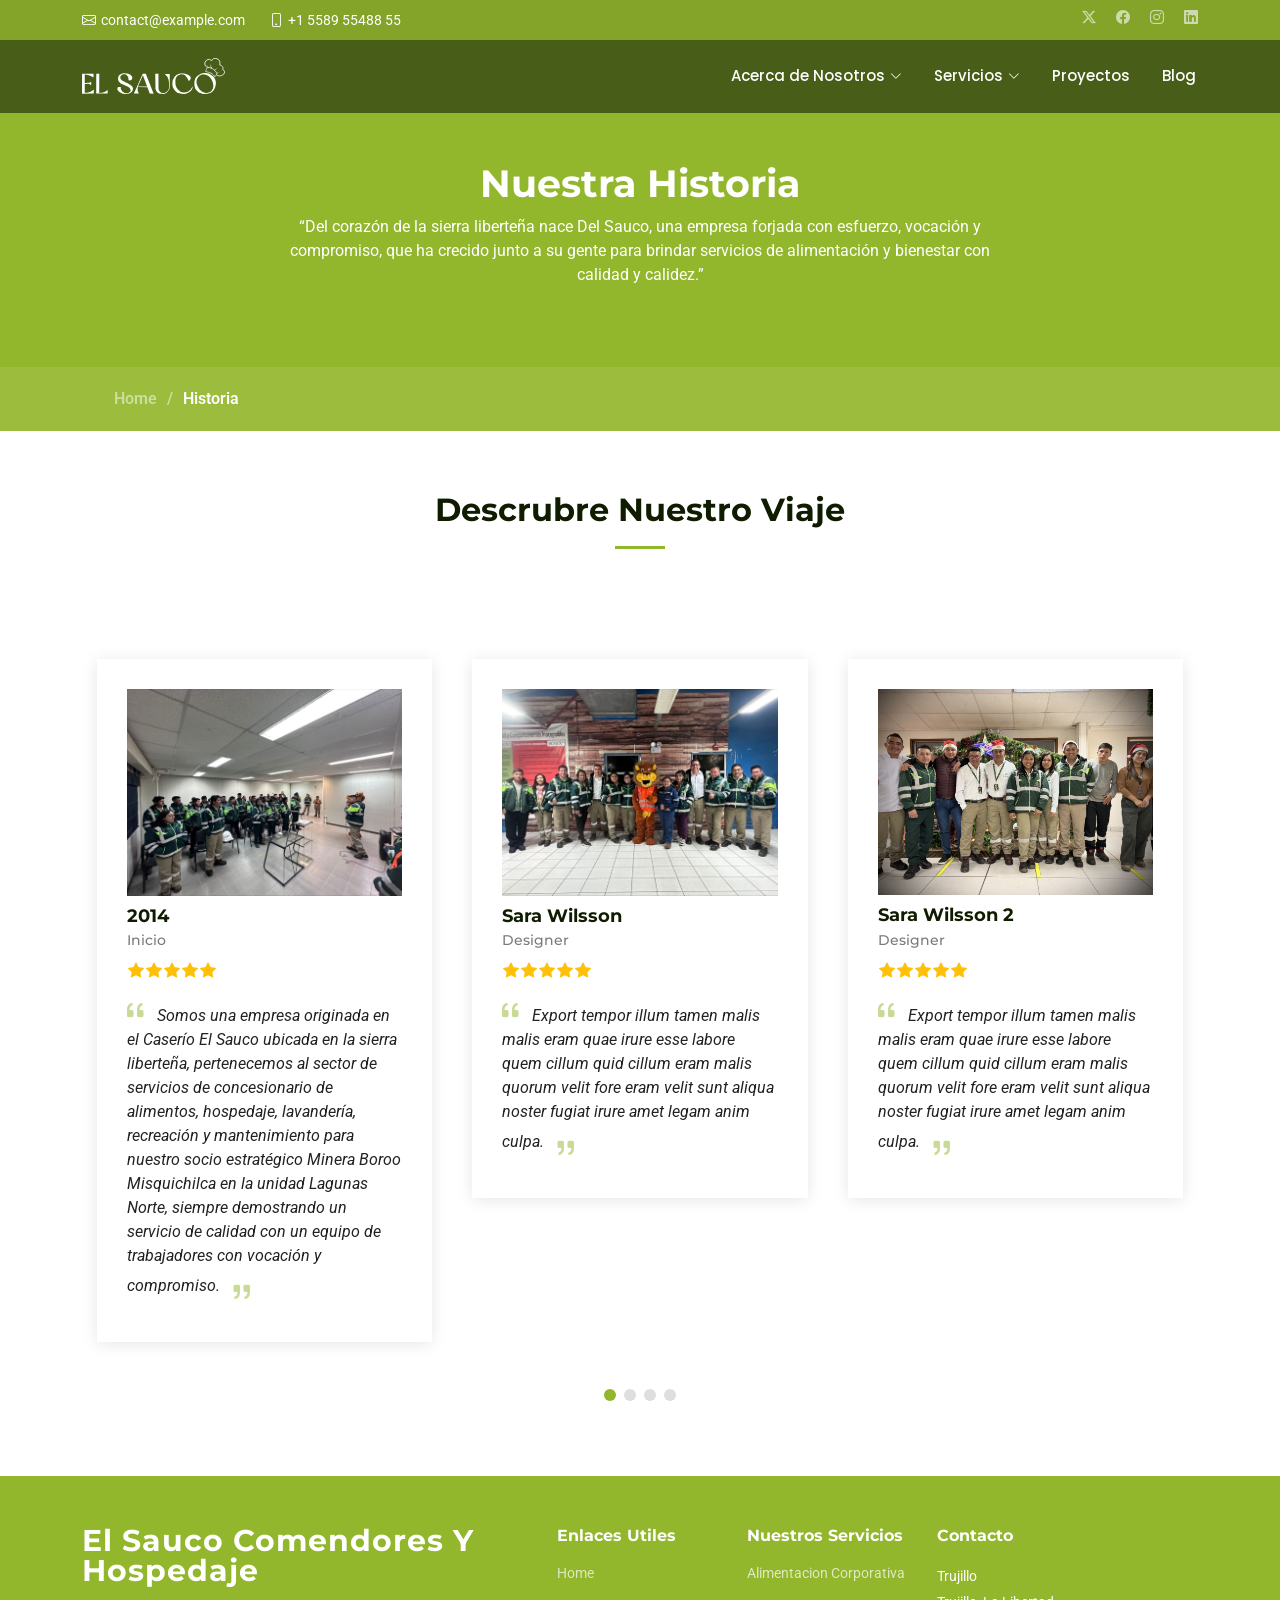
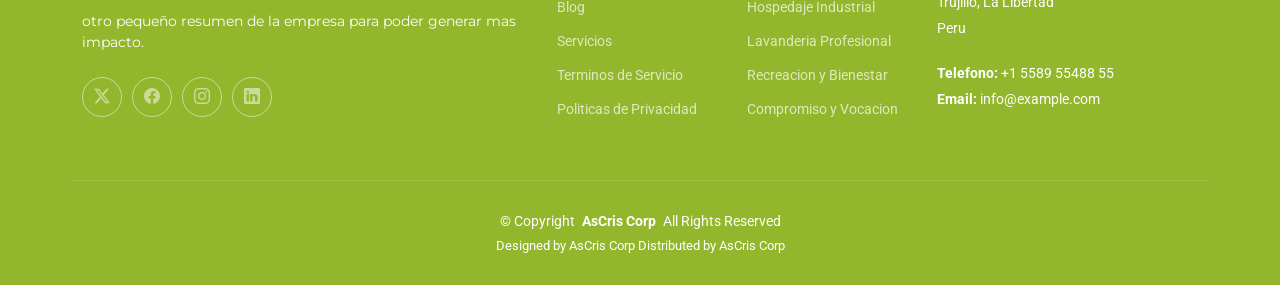
<file: historia.html>
<!doctype html>
<html lang="es">
  <head>
    <meta charset="utf-8" />
    <meta content="width=device-width, initial-scale=1.0" name="viewport" />
    <title>Historia | El Sauco Comedores y hospedaje</title>
    <meta name="description" content="" />
    <meta name="keywords" content="" />

    <link href="assets/img/logo sauco/icon.png" rel="icon" />
    <link href="assets/img/logo sauco/LOGO 05.25.png" rel="apple-touch-icon" />

    <link href="https://fonts.googleapis.com" rel="preconnect" />
    <link href="https://fonts.gstatic.com" rel="preconnect" crossorigin />
    <link
      href="https://fonts.googleapis.com/css2?family=Roboto:ital,wght@0,100;0,300;0,400;0,500;0,700;0,900;1,100;1,300;1,400;1,500;1,700;1,900&family=Montserrat:ital,wght@0,100;0,200;0,300;0,400;0,500;0,600;0,700;0,800;0,900;1,100;1,200;1,300;1,400;1,500;1,600;1,700;1,800;1,900&family=Poppins:ital,wght@0,100;0,200;0,300;0,400;0,500;0,600;0,700;0,800;0,900;1,100;1,200;1,300;1,400;1,500;1,600;1,700;1,800;1,900&display=swap"
      rel="stylesheet"
    />

    <link
      href="assets/vendor/bootstrap/css/bootstrap.min.css"
      rel="stylesheet"
    />
    <link
      href="assets/vendor/bootstrap-icons/bootstrap-icons.css"
      rel="stylesheet"
    />
    <link
      rel="stylesheet"
      href="https://cdn.jsdelivr.net/npm/bootstrap-icons@1.13.1/font/bootstrap-icons.min.css"
    />
    <link href="assets/vendor/aos/aos.css" rel="stylesheet" />
    <link
      href="assets/vendor/glightbox/css/glightbox.min.css"
      rel="stylesheet"
    />
    <link href="assets/vendor/swiper/swiper-bundle.min.css" rel="stylesheet" />

    <link href="assets/css/main.css" rel="stylesheet" />
  </head>

  <body class="starter-page-page">
    <!-- header -->
    <header id="header" class="header fixed-top">
      <!-- top  -->
      <div class="topbar d-flex align-items-center">
        <div
          class="container d-flex justify-content-center justify-content-md-between"
        >
          <div class="contact-info d-flex align-items-center">
            <i class="bi bi-envelope d-flex align-items-center"
              ><a href="mailto:contact@example.com">contact@example.com</a></i
            >
            <i class="bi bi-phone d-flex align-items-center ms-4"
              ><span>+1 5589 55488 55</span></i
            >
          </div>
          <div class="social-links d-none d-md-flex align-items-cente">
            <a href="#" class="twitter"><i class="bi bi-twitter-x"></i></a>
            <a href="#" class="facebook"><i class="bi bi-facebook"></i></a>
            <a href="#" class="instagram"><i class="bi bi-instagram"></i></a>
            <a href="#" class="linkedin"><i class="bi bi-linkedin"></i></a>
          </div>
        </div>
      </div>
      <!-- End Top Bar -->
      <!-- top -->

      <div class="branding d-flex align-items-center">
        <div
          class="container position-relative d-flex align-items-center justify-content-between"
        >
          <!-- logo principal de la empresa -->
          <a href="index.html" class="logo d-flex align-items-center">
            <img src="assets/img/logoSauco.svg" alt="logo sauco" />
          </a>

          <nav id="navmenu" class="navmenu">
            <ul>
              <!-- <li><a href="#hero" class="active">Inicio<br></a></li> -->
              <li class="dropdown">
                <a href=""
                  ><span>Acerca de Nosotros</span>
                  <i class="bi bi-chevron-down toggle-dropdown"></i
                ></a>
                <ul>
                  <li>
                    <a href="nosotros.html"
                      >Quienes Somos <i class="bi bi-leaf-fill"></i
                    ></a>
                  </li>
                  <li>
                    <a href="historia.html"
                      >Nuesta historia <i class="bi bi-leaf-fill"></i
                    ></a>
                  </li>
                  <li>
                    <a href="suministros.html"
                      >Cadena de Suministros <i class="bi bi-leaf-fill"></i
                    ></a>
                  </li>
                </ul>
              </li>
              <li class="dropdown">
                <a href="#"
                  ><span>Servicios</span>
                  <i class="bi bi-chevron-down toggle-dropdown"></i
                ></a>
                <ul>
                  <li>
                    <a href="">Alimentación <i class="bi bi-leaf-fill"></i></a>
                  </li>
                  <li>
                    <a href="">Hoteleria <i class="bi bi-leaf-fill"></i></a>
                  </li>
                  <li>
                    <a href=""
                      >Lavanderia industria <i class="bi bi-leaf-fill"></i
                    ></a>
                  </li>
                  <li>
                    <a href=""
                      >Recreación y Bienestar <i class="bi bi-leaf-fill"></i
                    ></a>
                  </li>
                  <li>
                    <a href="">Mantenimiento <i class="bi bi-leaf-fill"></i></a>
                  </li>
                </ul>
              </li>
              <li><a href="#contact">Proyectos</a></li>
              <li><a href="#recent-posts">Blog</a></li>
            </ul>
            <i class="mobile-nav-toggle d-xl-none bi bi-list"></i>
          </nav>
        </div>
      </div>
    </header>
    <!-- end header -->

    <main class="main">
      <!-- Page Title -->
      <div class="page-title">
        <div class="heading">
          <div class="container">
            <div class="row d-flex justify-content-center text-center">
              <div class="col-lg-8">
                <h1>Nuestra Historia</h1>
                <p class="mb-0">
                  “Del corazón de la sierra liberteña nace Del Sauco, una
                  empresa forjada con esfuerzo, vocación y compromiso, que ha
                  crecido junto a su gente para brindar servicios de
                  alimentación y bienestar con calidad y calidez.”
                </p>
              </div>
            </div>
          </div>
        </div>
        <nav class="breadcrumbs">
          <div class="container">
            <ol>
              <li><a href="index.html">Home</a></li>
              <li class="current">Historia</li>
            </ol>
          </div>
        </nav>
      </div>
      <!-- End Page Title -->
      <!-- History Section -->
      <section id="testimonials" class="testimonials section">
        <!-- Section Title -->
        <div class="container section-title" data-aos="fade-up">
          <h2>Descrubre Nuestro Viaje</h2>
        </div>
        <!-- End Section Title -->

        <div class="container" data-aos="fade-up" data-aos-delay="100">
          <div class="swiper init-swiper">
            <script type="application/json" class="swiper-config">
              {
                "loop": true,
                "speed": 600,
                "autoplay": {
                  "delay": 5000
                },
                "slidesPerView": "auto",
                "pagination": {
                  "el": ".swiper-pagination",
                  "type": "bullets",
                  "clickable": true
                },
                "breakpoints": {
                  "320": {
                    "slidesPerView": 1,
                    "spaceBetween": 40
                  },
                  "1200": {
                    "slidesPerView": 3,
                    "spaceBetween": 10
                  }
                }
              }
            </script>
            <div class="swiper-wrapper">
              <div class="swiper-slide">
                <div class="testimonial-item">
                  <a
                    href="assets/img/Historia/H-1.jpeg"
                    data-gallery="portfolio-gallery-app"
                    class="glightbox"
                    ><img
                      src="assets/img/Historia/H-1.jpeg"
                      class="img-fluid"
                      alt=""
                  /></a>
                  <h3>2014</h3>
                  <h4>Inicio</h4>
                  <div class="stars">
                    <i class="bi bi-star-fill"></i
                    ><i class="bi bi-star-fill"></i
                    ><i class="bi bi-star-fill"></i
                    ><i class="bi bi-star-fill"></i
                    ><i class="bi bi-star-fill"></i>
                  </div>
                  <p>
                    <i class="bi bi-quote quote-icon-left"></i>
                    <span
                      >Somos una empresa originada en el Caserío El Sauco
                      ubicada en la sierra liberteña, pertenecemos al sector de
                      servicios de concesionario de alimentos, hospedaje,
                      lavandería, recreación y mantenimiento para nuestro socio
                      estratégico Minera Boroo Misquichilca en la unidad Lagunas
                      Norte, siempre demostrando un servicio de calidad con un
                      equipo de trabajadores con vocación y compromiso.</span
                    >
                    <i class="bi bi-quote quote-icon-right"></i>
                  </p>
                </div>
              </div>
              <!-- End card -->
              <div class="swiper-slide">
                <div class="testimonial-item">
                  <a
                    href="assets/img/Historia/H-2.jpeg"
                    data-gallery="portfolio-gallery-app"
                    class="glightbox"
                    ><img
                      src="assets/img/Historia/H-2.jpeg"
                      class="img-fluid"
                      alt=""
                  /></a>
                  <h3>Sara Wilsson</h3>
                  <h4>Designer</h4>
                  <div class="stars">
                    <i class="bi bi-star-fill"></i
                    ><i class="bi bi-star-fill"></i
                    ><i class="bi bi-star-fill"></i
                    ><i class="bi bi-star-fill"></i
                    ><i class="bi bi-star-fill"></i>
                  </div>
                  <p>
                    <i class="bi bi-quote quote-icon-left"></i>
                    <span
                      >Export tempor illum tamen malis malis eram quae irure
                      esse labore quem cillum quid cillum eram malis quorum
                      velit fore eram velit sunt aliqua noster fugiat irure amet
                      legam anim culpa.</span
                    >
                    <i class="bi bi-quote quote-icon-right"></i>
                  </p>
                </div>
              </div>
              <!-- End card -->
              <div class="swiper-slide">
                <div class="testimonial-item">
                  <a
                    href="assets/img/Historia/H-3.jpeg"
                    data-gallery="portfolio-gallery-app"
                    class="glightbox"
                    ><img
                      src="assets/img/Historia/H-3.jpeg"
                      class="img-fluid"
                      alt=""
                  /></a>
                  <h3>Sara Wilsson 2</h3>
                  <h4>Designer</h4>
                  <div class="stars">
                    <i class="bi bi-star-fill"></i
                    ><i class="bi bi-star-fill"></i
                    ><i class="bi bi-star-fill"></i
                    ><i class="bi bi-star-fill"></i
                    ><i class="bi bi-star-fill"></i>
                  </div>
                  <p>
                    <i class="bi bi-quote quote-icon-left"></i>
                    <span
                      >Export tempor illum tamen malis malis eram quae irure
                      esse labore quem cillum quid cillum eram malis quorum
                      velit fore eram velit sunt aliqua noster fugiat irure amet
                      legam anim culpa.</span
                    >
                    <i class="bi bi-quote quote-icon-right"></i>
                  </p>
                </div>
              </div>
              <!-- End card -->
              <div class="swiper-slide">
                <div class="testimonial-item">
                  <a
                    href="assets/img/Historia/H-3.jpeg"
                    data-gallery="portfolio-gallery-app"
                    class="glightbox"
                    ><img
                      src="assets/img/Historia/H-3.jpeg"
                      class="img-fluid"
                      alt=""
                  /></a>
                  <h3>Sara Wilsson 4</h3>
                  <h4>Designer</h4>
                  <div class="stars">
                    <i class="bi bi-star-fill"></i
                    ><i class="bi bi-star-fill"></i
                    ><i class="bi bi-star-fill"></i
                    ><i class="bi bi-star-fill"></i
                    ><i class="bi bi-star-fill"></i>
                  </div>
                  <p>
                    <i class="bi bi-quote quote-icon-left"></i>
                    <span
                      >Export tempor illum tamen malis malis eram quae irure
                      esse labore quem cillum quid cillum eram malis quorum
                      velit fore eram velit sunt aliqua noster fugiat irure amet
                      legam anim culpa.</span
                    >
                    <i class="bi bi-quote quote-icon-right"></i>
                  </p>
                </div>
              </div>
              <!-- End card -->
            </div>
            <div class="swiper-pagination"></div>
          </div>
        </div>
      </section>
      <!-- History Section -->
    </main>

    <footer id="footer" class="footer accent-background">
      <div class="container footer-top">
        <div class="row gy-4">
          <div class="col-lg-5 col-md-12 footer-about">
            <a href="index.html" class="logo d-flex align-items-center">
              <span class="sitename">El Sauco Comendores Y Hospedaje</span>
            </a>
            <p>
              otro pequeño resumen de la empresa para poder generar mas impacto.
            </p>
            <div class="social-links d-flex mt-4">
              <!-- aqu ise ingresaran las redes sociales de la empresa -->
              <a href=""><i class="bi bi-twitter-x"></i></a>
              <a href=""><i class="bi bi-facebook"></i></a>
              <a href=""><i class="bi bi-instagram"></i></a>
              <a href=""><i class="bi bi-linkedin"></i></a>
            </div>
          </div>

          <div class="col-lg-2 col-6 footer-links">
            <h4>Enlaces Utiles</h4>
            <ul>
              <li><a href="#">Home</a></li>
              <li><a href="#">Blog</a></li>
              <li><a href="#">Servicios</a></li>
              <li><a href="#">Terminos de Servicio</a></li>
              <li><a href="#">Politicas de Privacidad</a></li>
            </ul>
          </div>

          <div class="col-lg-2 col-6 footer-links">
            <h4>Nuestros Servicios</h4>
            <ul>
              <li><a href="#">Alimentacion Corporativa</a></li>
              <li><a href="#">Hospedaje Industrial</a></li>
              <li><a href="#">Lavanderia Profesional</a></li>
              <li><a href="#">Recreacion y Bienestar </a></li>
              <li><a href="#">Compromiso y Vocacion</a></li>
            </ul>
          </div>

          <div
            class="col-lg-3 col-md-12 footer-contact text-center text-md-start"
          >
            <h4>Contacto</h4>
            <p>Trujillo</p>
            <p>Trujillo, La Libertad</p>
            <p>Peru</p>
            <p class="mt-4">
              <strong>Telefono:</strong> <span>+1 5589 55488 55</span>
            </p>
            <p><strong>Email:</strong> <span>info@example.com</span></p>
          </div>
        </div>
      </div>
      <!-- nombre de la startup desarrolladora -->
      <div class="container copyright text-center mt-4">
        <p>
          © <span>Copyright</span>
          <strong class="px-1 sitename">AsCris Corp</strong>
          <span>All Rights Reserved</span>
        </p>
        <div class="credits">
          Designed by <a href="#">AsCris Corp</a> Distributed by
          <a href="#">AsCris Corp</a>
        </div>
      </div>
    </footer>

    <!-- Scroll Top -->
    <a
      href="#"
      id="scroll-top"
      class="scroll-top d-flex align-items-center justify-content-center"
      ><i class="bi bi-arrow-up-short"></i
    ></a>

    <!-- Preloader -->
    <div id="preloader"></div>

    <!-- Vendor JS Files -->
    <script src="assets/vendor/bootstrap/js/bootstrap.bundle.min.js"></script>
    <script src="assets/vendor/php-email-form/validate.js"></script>
    <script src="assets/vendor/aos/aos.js"></script>
    <script src="assets/vendor/glightbox/js/glightbox.min.js"></script>
    <script src="assets/vendor/swiper/swiper-bundle.min.js"></script>
    <script src="assets/vendor/purecounter/purecounter_vanilla.js"></script>
    <script src="assets/vendor/imagesloaded/imagesloaded.pkgd.min.js"></script>
    <script src="assets/vendor/isotope-layout/isotope.pkgd.min.js"></script>

    <!-- Main JS File -->
    <script src="assets/js/main.js"></script>
  </body>
</html>
</file>
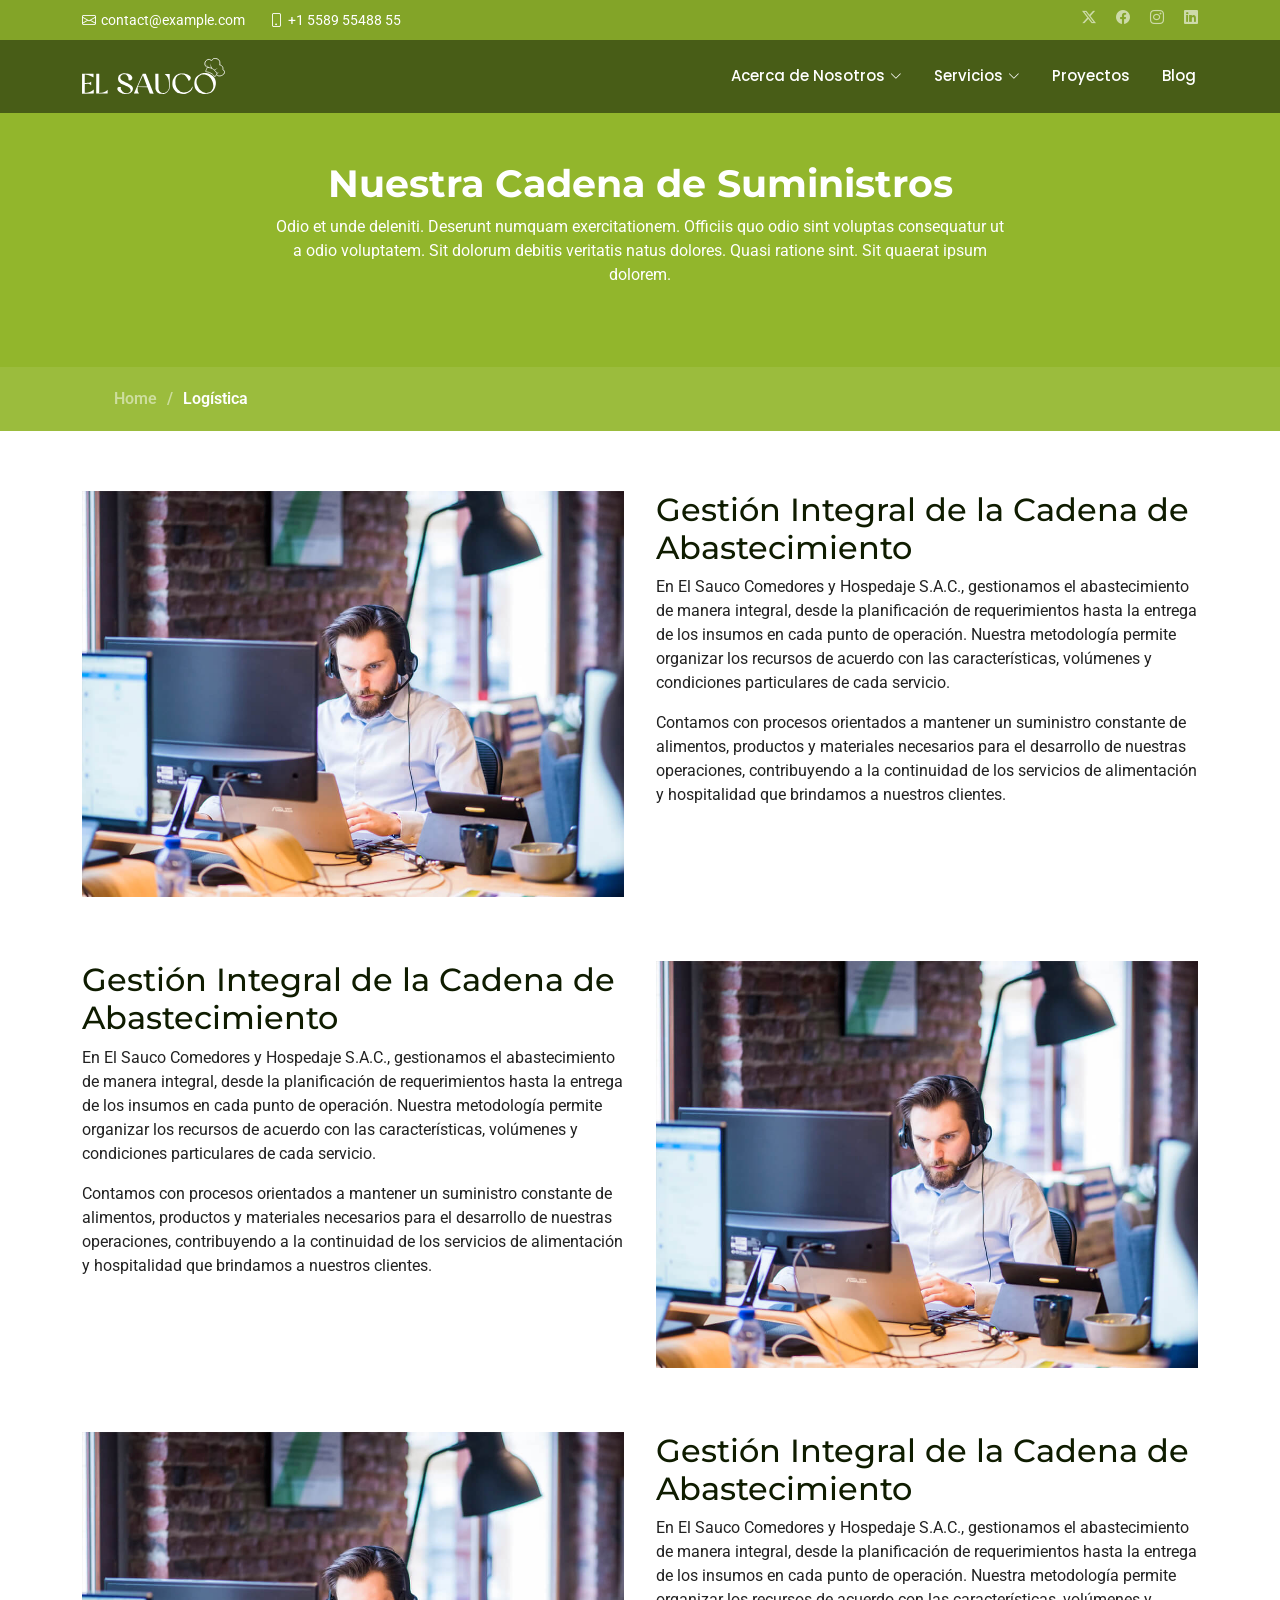
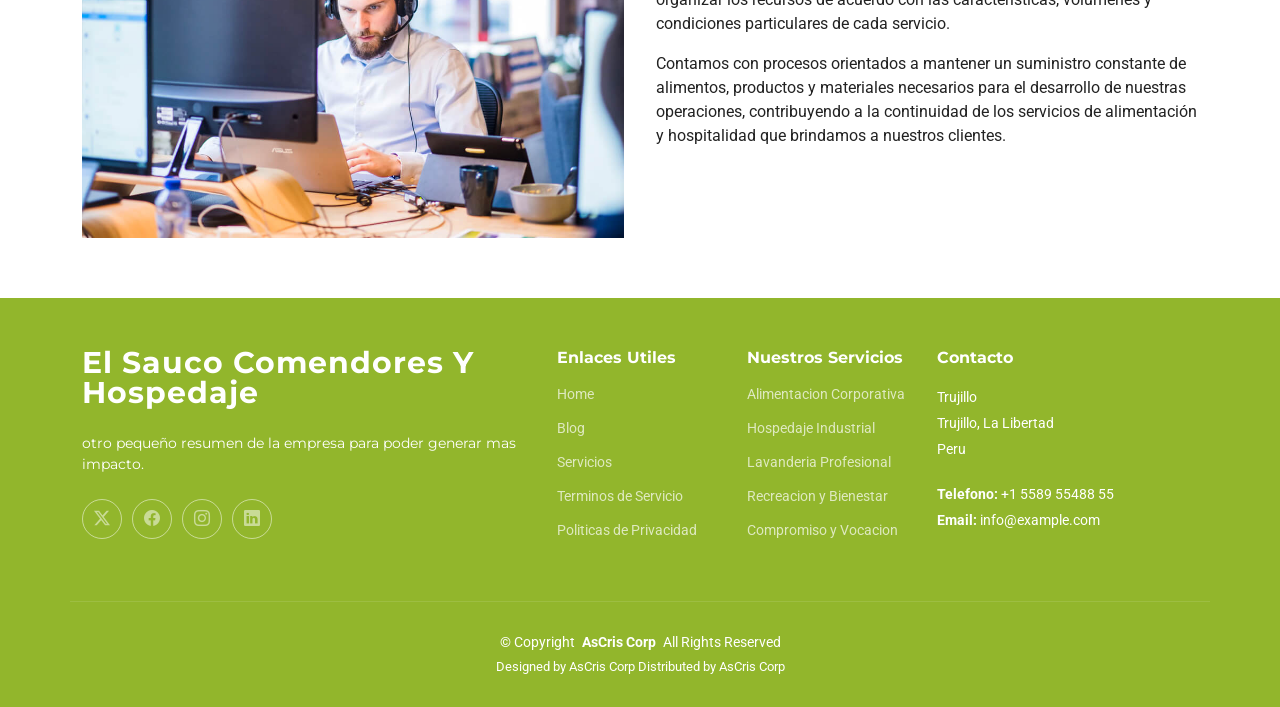
<file: logistica.html>
<!doctype html>
<html lang="es">
  <head>
    <meta charset="utf-8" />
    <meta content="width=device-width, initial-scale=1.0" name="viewport" />
    <title>Sauco</title>
    <meta name="description" content="" />
    <meta name="keywords" content="" />

    <link href="assets/img/logo sauco/icon.png" rel="icon" />
    <link href="assets/img/logo sauco/LOGO 05.25.png" rel="apple-touch-icon" />

    <link href="https://fonts.googleapis.com" rel="preconnect" />
    <link href="https://fonts.gstatic.com" rel="preconnect" crossorigin />
    <link
      href="https://fonts.googleapis.com/css2?family=Roboto:ital,wght@0,100;0,300;0,400;0,500;0,700;0,900;1,100;1,300;1,400;1,500;1,700;1,900&family=Montserrat:ital,wght@0,100;0,200;0,300;0,400;0,500;0,600;0,700;0,800;0,900;1,100;1,200;1,300;1,400;1,500;1,600;1,700;1,800;1,900&family=Poppins:ital,wght@0,100;0,200;0,300;0,400;0,500;0,600;0,700;0,800;0,900;1,100;1,200;1,300;1,400;1,500;1,600;1,700;1,800;1,900&display=swap"
      rel="stylesheet"
    />

    <link
      href="assets/vendor/bootstrap/css/bootstrap.min.css"
      rel="stylesheet"
    />
    <link
      href="assets/vendor/bootstrap-icons/bootstrap-icons.css"
      rel="stylesheet"
    />
    <link
      rel="stylesheet"
      href="https://cdn.jsdelivr.net/npm/bootstrap-icons@1.13.1/font/bootstrap-icons.min.css"
    />
    <link href="assets/vendor/aos/aos.css" rel="stylesheet" />
    <link
      href="assets/vendor/glightbox/css/glightbox.min.css"
      rel="stylesheet"
    />
    <link href="assets/vendor/swiper/swiper-bundle.min.css" rel="stylesheet" />

    <link href="assets/css/main.css" rel="stylesheet" />
  </head>

  <body class="starter-page-page">
    <!-- header -->
    <header id="header" class="header fixed-top">
      <!-- top  -->
      <div class="topbar d-flex align-items-center">
        <div
          class="container d-flex justify-content-center justify-content-md-between"
        >
          <div class="contact-info d-flex align-items-center">
            <i class="bi bi-envelope d-flex align-items-center"
              ><a href="mailto:contact@example.com">contact@example.com</a></i
            >
            <i class="bi bi-phone d-flex align-items-center ms-4"
              ><span>+1 5589 55488 55</span></i
            >
          </div>
          <div class="social-links d-none d-md-flex align-items-cente">
            <a href="#" class="twitter"><i class="bi bi-twitter-x"></i></a>
            <a href="#" class="facebook"><i class="bi bi-facebook"></i></a>
            <a href="#" class="instagram"><i class="bi bi-instagram"></i></a>
            <a href="#" class="linkedin"><i class="bi bi-linkedin"></i></a>
          </div>
        </div>
      </div>
      <!-- End Top Bar -->
      <!-- top -->

      <div class="branding d-flex align-items-center">
        <div
          class="container position-relative d-flex align-items-center justify-content-between"
        >
          <!-- logo principal de la empresa -->
          <a href="index.html" class="logo d-flex align-items-center">
            <img src="assets/img/logoSauco.svg" alt="logo sauco" />
          </a>

          <nav id="navmenu" class="navmenu">
            <ul>
              <!-- <li><a href="#hero" class="active">Inicio<br></a></li> -->
              <li class="dropdown">
                <a href=""
                  ><span>Acerca de Nosotros</span>
                  <i class="bi bi-chevron-down toggle-dropdown"></i
                ></a>
                <ul>
                  <li>
                    <a href="nosotros.html"
                      >Quienes Somos <i class="bi bi-leaf-fill"></i
                    ></a>
                  </li>
                  <li>
                    <a href="valores.html"
                      >Nuestros Valores <i class="bi bi-leaf-fill"></i
                    ></a>
                  </li>
                  <li>
                    <a href="historia.html"
                      >Nuesta historia <i class="bi bi-leaf-fill"></i
                    ></a>
                  </li>
                  <li>
                    <a href="logistica.html"
                      >Cadena de Suministros <i class="bi bi-leaf-fill"></i
                    ></a>
                  </li>
                </ul>
              </li>
              <li class="dropdown">
                <a href="#"
                  ><span>Servicios</span>
                  <i class="bi bi-chevron-down toggle-dropdown"></i
                ></a>
                <ul>
                  <li>
                    <a href="">Alimentación <i class="bi bi-leaf-fill"></i></a>
                  </li>
                  <li>
                    <a href="">Hoteleria <i class="bi bi-leaf-fill"></i></a>
                  </li>
                  <li>
                    <a href=""
                      >Lavanderia industria <i class="bi bi-leaf-fill"></i
                    ></a>
                  </li>
                  <li>
                    <a href=""
                      >Recreación y Bienestar <i class="bi bi-leaf-fill"></i
                    ></a>
                  </li>
                  <li>
                    <a href="">Mantenimiento <i class="bi bi-leaf-fill"></i></a>
                  </li>
                </ul>
              </li>
              <li><a href="#contact">Proyectos</a></li>
              <li><a href="#recent-posts">Blog</a></li>
            </ul>
            <i class="mobile-nav-toggle d-xl-none bi bi-list"></i>
          </nav>
        </div>
      </div>
    </header>
    <!-- end header -->

    <main class="main">
      <!-- Page Title -->
      <div class="page-title">
        <div class="heading">
          <div class="container">
            <div class="row d-flex justify-content-center text-center">
              <div class="col-lg-8">
                <h1>Nuestra Cadena de Suministros</h1>
                <p class="mb-0">
                  Odio et unde deleniti. Deserunt numquam exercitationem.
                  Officiis quo odio sint voluptas consequatur ut a odio
                  voluptatem. Sit dolorum debitis veritatis natus dolores. Quasi
                  ratione sint. Sit quaerat ipsum dolorem.
                </p>
              </div>
            </div>
          </div>
        </div>
        <nav class="breadcrumbs">
          <div class="container">
            <ol>
              <li><a href="index.html">Home</a></li>
              <li class="current">Logística</li>
            </ol>
          </div>
        </nav>
      </div>
      <!-- End Page Title -->

      <!-- Starter Section Section -->
      <section id="logistic" class="logistic-section container section">
        <!-- item logistic info -->
        <div class="logistic-info container">
          <div class="imagen">
            <img src="assets/img/blog/blog-1.jpg" class="img-fluid" alt="" />
          </div>
          <div class="contenido-logistica">
            <h2>Gestión Integral de la Cadena de Abastecimiento</h2>
            <p>
              En El Sauco Comedores y Hospedaje S.A.C., gestionamos el
              abastecimiento de manera integral, desde la planificación de
              requerimientos hasta la entrega de los insumos en cada punto de
              operación. Nuestra metodología permite organizar los recursos de
              acuerdo con las características, volúmenes y condiciones
              particulares de cada servicio.
            </p>
            <p>
              Contamos con procesos orientados a mantener un suministro
              constante de alimentos, productos y materiales necesarios para el
              desarrollo de nuestras operaciones, contribuyendo a la continuidad
              de los servicios de alimentación y hospitalidad que brindamos a
              nuestros clientes.
            </p>
          </div>
        </div>
        <!-- item logistic info -->
        <div class="logistic-info container">
          <div class="contenido-logistica">
            <h2>Gestión Integral de la Cadena de Abastecimiento</h2>
            <p>
              En El Sauco Comedores y Hospedaje S.A.C., gestionamos el
              abastecimiento de manera integral, desde la planificación de
              requerimientos hasta la entrega de los insumos en cada punto de
              operación. Nuestra metodología permite organizar los recursos de
              acuerdo con las características, volúmenes y condiciones
              particulares de cada servicio.
            </p>
            <p>
              Contamos con procesos orientados a mantener un suministro
              constante de alimentos, productos y materiales necesarios para el
              desarrollo de nuestras operaciones, contribuyendo a la continuidad
              de los servicios de alimentación y hospitalidad que brindamos a
              nuestros clientes.
            </p>
          </div>
          <div class="imagen">
            <img src="assets/img/blog/blog-1.jpg" class="img-fluid" alt="" />
          </div>
        </div>
        <!-- item logistic info -->
        <div class="logistic-info container">
          <div class="imagen">
            <img src="assets/img/blog/blog-1.jpg" class="img-fluid" alt="" />
          </div>
          <div class="contenido-logistica">
            <h2>Gestión Integral de la Cadena de Abastecimiento</h2>
            <p>
              En El Sauco Comedores y Hospedaje S.A.C., gestionamos el
              abastecimiento de manera integral, desde la planificación de
              requerimientos hasta la entrega de los insumos en cada punto de
              operación. Nuestra metodología permite organizar los recursos de
              acuerdo con las características, volúmenes y condiciones
              particulares de cada servicio.
            </p>
            <p>
              Contamos con procesos orientados a mantener un suministro
              constante de alimentos, productos y materiales necesarios para el
              desarrollo de nuestras operaciones, contribuyendo a la continuidad
              de los servicios de alimentación y hospitalidad que brindamos a
              nuestros clientes.
            </p>
          </div>
        </div>
      </section>
      <!-- /Starter Section Section -->
    </main>

    <footer id="footer" class="footer accent-background">
      <div class="container footer-top">
        <div class="row gy-4">
          <div class="col-lg-5 col-md-12 footer-about">
            <a href="index.html" class="logo d-flex align-items-center">
              <span class="sitename">El Sauco Comendores Y Hospedaje</span>
            </a>
            <p>
              otro pequeño resumen de la empresa para poder generar mas impacto.
            </p>
            <div class="social-links d-flex mt-4">
              <!-- aqu ise ingresaran las redes sociales de la empresa -->
              <a href=""><i class="bi bi-twitter-x"></i></a>
              <a href=""><i class="bi bi-facebook"></i></a>
              <a href=""><i class="bi bi-instagram"></i></a>
              <a href=""><i class="bi bi-linkedin"></i></a>
            </div>
          </div>

          <div class="col-lg-2 col-6 footer-links">
            <h4>Enlaces Utiles</h4>
            <ul>
              <li><a href="#">Home</a></li>
              <li><a href="#">Blog</a></li>
              <li><a href="#">Servicios</a></li>
              <li><a href="#">Terminos de Servicio</a></li>
              <li><a href="#">Politicas de Privacidad</a></li>
            </ul>
          </div>

          <div class="col-lg-2 col-6 footer-links">
            <h4>Nuestros Servicios</h4>
            <ul>
              <li><a href="#">Alimentacion Corporativa</a></li>
              <li><a href="#">Hospedaje Industrial</a></li>
              <li><a href="#">Lavanderia Profesional</a></li>
              <li><a href="#">Recreacion y Bienestar </a></li>
              <li><a href="#">Compromiso y Vocacion</a></li>
            </ul>
          </div>

          <div
            class="col-lg-3 col-md-12 footer-contact text-center text-md-start"
          >
            <h4>Contacto</h4>
            <p>Trujillo</p>
            <p>Trujillo, La Libertad</p>
            <p>Peru</p>
            <p class="mt-4">
              <strong>Telefono:</strong> <span>+1 5589 55488 55</span>
            </p>
            <p><strong>Email:</strong> <span>info@example.com</span></p>
          </div>
        </div>
      </div>
      <!-- nombre de la startup desarrolladora -->
      <div class="container copyright text-center mt-4">
        <p>
          © <span>Copyright</span>
          <strong class="px-1 sitename">AsCris Corp</strong>
          <span>All Rights Reserved</span>
        </p>
        <div class="credits">
          Designed by <a href="#">AsCris Corp</a> Distributed by
          <a href="#">AsCris Corp</a>
        </div>
      </div>
    </footer>

    <!-- Scroll Top -->
    <a
      href="#"
      id="scroll-top"
      class="scroll-top d-flex align-items-center justify-content-center"
      ><i class="bi bi-arrow-up-short"></i
    ></a>

    <!-- Preloader -->
    <div id="preloader"></div>

    <!-- Vendor JS Files -->
    <script src="assets/vendor/bootstrap/js/bootstrap.bundle.min.js"></script>
    <script src="assets/vendor/php-email-form/validate.js"></script>
    <script src="assets/vendor/aos/aos.js"></script>
    <script src="assets/vendor/glightbox/js/glightbox.min.js"></script>
    <script src="assets/vendor/swiper/swiper-bundle.min.js"></script>
    <script src="assets/vendor/purecounter/purecounter_vanilla.js"></script>
    <script src="assets/vendor/imagesloaded/imagesloaded.pkgd.min.js"></script>
    <script src="assets/vendor/isotope-layout/isotope.pkgd.min.js"></script>

    <!-- Main JS File -->
    <script src="assets/js/main.js"></script>
  </body>
</html>
</file>
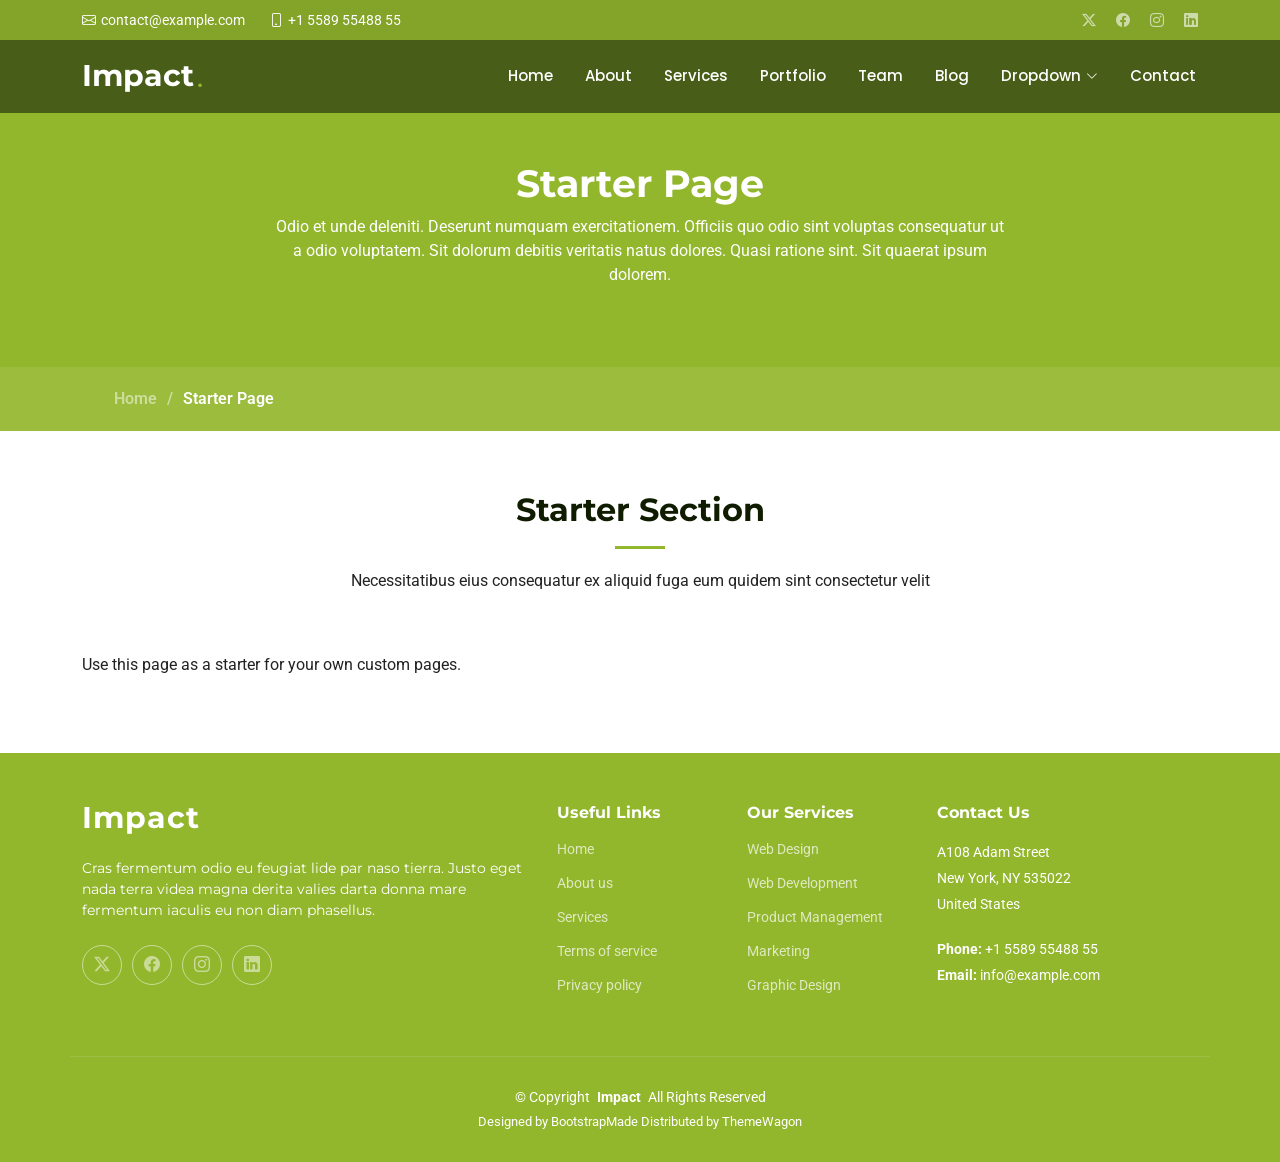
<file: starter-page.html>
<!DOCTYPE html>
<html lang="en">

<head>
  <meta charset="utf-8">
  <meta content="width=device-width, initial-scale=1.0" name="viewport">
  <title>Starter Page - Impact Bootstrap Template</title>
  <meta name="description" content="">
  <meta name="keywords" content="">

  <!-- Favicons -->
  <link href="assets/img/favicon.png" rel="icon">
  <link href="assets/img/apple-touch-icon.png" rel="apple-touch-icon">

  <!-- Fonts -->
  <link href="https://fonts.googleapis.com" rel="preconnect">
  <link href="https://fonts.gstatic.com" rel="preconnect" crossorigin>
  <link href="https://fonts.googleapis.com/css2?family=Roboto:ital,wght@0,100;0,300;0,400;0,500;0,700;0,900;1,100;1,300;1,400;1,500;1,700;1,900&family=Montserrat:ital,wght@0,100;0,200;0,300;0,400;0,500;0,600;0,700;0,800;0,900;1,100;1,200;1,300;1,400;1,500;1,600;1,700;1,800;1,900&family=Poppins:ital,wght@0,100;0,200;0,300;0,400;0,500;0,600;0,700;0,800;0,900;1,100;1,200;1,300;1,400;1,500;1,600;1,700;1,800;1,900&display=swap" rel="stylesheet">

  <!-- Vendor CSS Files -->
  <link href="assets/vendor/bootstrap/css/bootstrap.min.css" rel="stylesheet">
  <link href="assets/vendor/bootstrap-icons/bootstrap-icons.css" rel="stylesheet">
  <link href="assets/vendor/aos/aos.css" rel="stylesheet">
  <link href="assets/vendor/glightbox/css/glightbox.min.css" rel="stylesheet">
  <link href="assets/vendor/swiper/swiper-bundle.min.css" rel="stylesheet">

  <!-- Main CSS File -->
  <link href="assets/css/main.css" rel="stylesheet">

  <!-- =======================================================
  * Template Name: Impact
  * Template URL: https://bootstrapmade.com/impact-bootstrap-business-website-template/
  * Updated: Aug 07 2024 with Bootstrap v5.3.3
  * Author: BootstrapMade.com
  * License: https://bootstrapmade.com/license/
  ======================================================== -->
</head>

<body class="starter-page-page">

  <header id="header" class="header fixed-top">

    <div class="topbar d-flex align-items-center">
      <div class="container d-flex justify-content-center justify-content-md-between">
        <div class="contact-info d-flex align-items-center">
          <i class="bi bi-envelope d-flex align-items-center"><a href="mailto:contact@example.com">contact@example.com</a></i>
          <i class="bi bi-phone d-flex align-items-center ms-4"><span>+1 5589 55488 55</span></i>
        </div>
        <div class="social-links d-none d-md-flex align-items-center">
          <a href="#" class="twitter"><i class="bi bi-twitter-x"></i></a>
          <a href="#" class="facebook"><i class="bi bi-facebook"></i></a>
          <a href="#" class="instagram"><i class="bi bi-instagram"></i></a>
          <a href="#" class="linkedin"><i class="bi bi-linkedin"></i></a>
        </div>
      </div>
    </div><!-- End Top Bar -->

    <div class="branding d-flex align-items-cente">

      <div class="container position-relative d-flex align-items-center justify-content-between">
        <a href="index.html" class="logo d-flex align-items-center">
          <!-- Uncomment the line below if you also wish to use an image logo -->
          <!-- <img src="assets/img/logo.png" alt=""> -->
          <h1 class="sitename">Impact</h1>
          <span>.</span>
        </a>

        <nav id="navmenu" class="navmenu">
          <ul>
            <li><a href="#hero">Home<br></a></li>
            <li><a href="#about">About</a></li>
            <li><a href="#services">Services</a></li>
            <li><a href="#portfolio">Portfolio</a></li>
            <li><a href="#team">Team</a></li>
            <li><a href="blog.html">Blog</a></li>
            <li class="dropdown"><a href="#"><span>Dropdown</span> <i class="bi bi-chevron-down toggle-dropdown"></i></a>
              <ul>
                <li><a href="#">Dropdown 1</a></li>
                <li class="dropdown"><a href="#"><span>Deep Dropdown</span> <i class="bi bi-chevron-down toggle-dropdown"></i></a>
                  <ul>
                    <li><a href="#">Deep Dropdown 1</a></li>
                    <li><a href="#">Deep Dropdown 2</a></li>
                    <li><a href="#">Deep Dropdown 3</a></li>
                    <li><a href="#">Deep Dropdown 4</a></li>
                    <li><a href="#">Deep Dropdown 5</a></li>
                  </ul>
                </li>
                <li><a href="#">Dropdown 2</a></li>
                <li><a href="#">Dropdown 3</a></li>
                <li><a href="#">Dropdown 4</a></li>
              </ul>
            </li>
            <li><a href="#contact">Contact</a></li>
          </ul>
          <i class="mobile-nav-toggle d-xl-none bi bi-list"></i>
        </nav>

      </div>

    </div>

  </header>

  <main class="main">

    <!-- Page Title -->
    <div class="page-title">
      <div class="heading">
        <div class="container">
          <div class="row d-flex justify-content-center text-center">
            <div class="col-lg-8">
              <h1>Starter Page</h1>
              <p class="mb-0">Odio et unde deleniti. Deserunt numquam exercitationem. Officiis quo odio sint voluptas consequatur ut a odio voluptatem. Sit dolorum debitis veritatis natus dolores. Quasi ratione sint. Sit quaerat ipsum dolorem.</p>
            </div>
          </div>
        </div>
      </div>
      <nav class="breadcrumbs">
        <div class="container">
          <ol>
            <li><a href="index.html">Home</a></li>
            <li class="current">Starter Page</li>
          </ol>
        </div>
      </nav>
    </div><!-- End Page Title -->

    <!-- Starter Section Section -->
    <section id="starter-section" class="starter-section section">

      <!-- Section Title -->
      <div class="container section-title" data-aos="fade-up">
        <h2>Starter Section</h2>
        <p>Necessitatibus eius consequatur ex aliquid fuga eum quidem sint consectetur velit</p>
      </div><!-- End Section Title -->

      <div class="container" data-aos="fade-up">
        <p>Use this page as a starter for your own custom pages.</p>
      </div>

    </section><!-- /Starter Section Section -->

  </main>

  <footer id="footer" class="footer accent-background">

    <div class="container footer-top">
      <div class="row gy-4">
        <div class="col-lg-5 col-md-12 footer-about">
          <a href="index.html" class="logo d-flex align-items-center">
            <span class="sitename">Impact</span>
          </a>
          <p>Cras fermentum odio eu feugiat lide par naso tierra. Justo eget nada terra videa magna derita valies darta donna mare fermentum iaculis eu non diam phasellus.</p>
          <div class="social-links d-flex mt-4">
            <a href=""><i class="bi bi-twitter-x"></i></a>
            <a href=""><i class="bi bi-facebook"></i></a>
            <a href=""><i class="bi bi-instagram"></i></a>
            <a href=""><i class="bi bi-linkedin"></i></a>
          </div>
        </div>

        <div class="col-lg-2 col-6 footer-links">
          <h4>Useful Links</h4>
          <ul>
            <li><a href="#">Home</a></li>
            <li><a href="#">About us</a></li>
            <li><a href="#">Services</a></li>
            <li><a href="#">Terms of service</a></li>
            <li><a href="#">Privacy policy</a></li>
          </ul>
        </div>

        <div class="col-lg-2 col-6 footer-links">
          <h4>Our Services</h4>
          <ul>
            <li><a href="#">Web Design</a></li>
            <li><a href="#">Web Development</a></li>
            <li><a href="#">Product Management</a></li>
            <li><a href="#">Marketing</a></li>
            <li><a href="#">Graphic Design</a></li>
          </ul>
        </div>

        <div class="col-lg-3 col-md-12 footer-contact text-center text-md-start">
          <h4>Contact Us</h4>
          <p>A108 Adam Street</p>
          <p>New York, NY 535022</p>
          <p>United States</p>
          <p class="mt-4"><strong>Phone:</strong> <span>+1 5589 55488 55</span></p>
          <p><strong>Email:</strong> <span>info@example.com</span></p>
        </div>

      </div>
    </div>

    <div class="container copyright text-center mt-4">
      <p>© <span>Copyright</span> <strong class="px-1 sitename">Impact</strong> <span>All Rights Reserved</span></p>
      <div class="credits">
        <!-- All the links in the footer should remain intact. -->
        <!-- You can delete the links only if you've purchased the pro version. -->
        <!-- Licensing information: https://bootstrapmade.com/license/ -->
        <!-- Purchase the pro version with working PHP/AJAX contact form: [buy-url] -->
        Designed by <a href="https://bootstrapmade.com/">BootstrapMade</a> Distributed by <a href="https://themewagon.com">ThemeWagon</a>
      </div>
    </div>

  </footer>

  <!-- Scroll Top -->
  <a href="#" id="scroll-top" class="scroll-top d-flex align-items-center justify-content-center"><i class="bi bi-arrow-up-short"></i></a>

  <!-- Preloader -->
  <div id="preloader"></div>

  <!-- Vendor JS Files -->
  <script src="assets/vendor/bootstrap/js/bootstrap.bundle.min.js"></script>
  <script src="assets/vendor/php-email-form/validate.js"></script>
  <script src="assets/vendor/aos/aos.js"></script>
  <script src="assets/vendor/glightbox/js/glightbox.min.js"></script>
  <script src="assets/vendor/swiper/swiper-bundle.min.js"></script>
  <script src="assets/vendor/purecounter/purecounter_vanilla.js"></script>
  <script src="assets/vendor/imagesloaded/imagesloaded.pkgd.min.js"></script>
  <script src="assets/vendor/isotope-layout/isotope.pkgd.min.js"></script>

  <!-- Main JS File -->
  <script src="assets/js/main.js"></script>

</body>

</html>
</file>
<file: assets/css/main.css>
/* Fonts */
:root {
  --default-font:
    "Roboto", system-ui, -apple-system, "Segoe UI", Roboto, "Helvetica Neue",
    Arial, "Noto Sans", "Liberation Sans", sans-serif, "Apple Color Emoji",
    "Segoe UI Emoji", "Segoe UI Symbol", "Noto Color Emoji";
  --heading-font: "Montserrat", sans-serif;
  --nav-font: "Poppins", sans-serif;
}

/* Global Colors - The following color variables are used throughout the website. Updating them here will change the color scheme of the entire website */
:root {
  --background-color: #ffffff;
  /* Background color for the entire website, including individual sections */
  --default-color: #222222;
  /* Default color used for the majority of the text content across the entire website */
  --heading-color: #0f1c00;
  /* Color for headings, subheadings and title throughout the website */
  --accent-color: #92b62c;
  /* Accent color that represents your brand on the website. It's used for buttons, links, and other elements that need to stand out */
  --surface-color: #ffffff;
  /* The surface color is used as a background of boxed elements within sections, such as cards, icon boxes, or other elements that require a visual separation from the global background. */
  --contrast-color: #ffffff;
  /* Contrast color for text, ensuring readability against backgrounds of accent, heading, or default colors. */
}

/* Nav Menu Colors - The following color variables are used specifically for the navigation menu. They are separate from the global colors to allow for more customization options */
:root {
  --nav-color: #ffffff;
  /* The default color of the main navmenu links */
  --nav-hover-color: #92b62c;
  /* Applied to main navmenu links when they are hovered over or active */
  --nav-mobile-background-color: #ffffff;
  /* Used as the background color for mobile navigation menu */
  --nav-dropdown-background-color: #ffffff;
  /* Used as the background color for dropdown items that appear when hovering over primary navigation items */
  --nav-dropdown-color: #0f1c00;
  /* Used for navigation links of the dropdown items in the navigation menu. */
  --nav-dropdown-hover-color: #92b62c;
  /* Similar to --nav-hover-color, this color is applied to dropdown navigation links when they are hovered over. */
}

/* Color Presets - These classes override global colors when applied to any section or element, providing reuse of the sam color scheme. */

.light-background {
  --background-color: #e3f4a2;
  --surface-color: #ffffff;
}

.dark-background {
  --background-color: #0f1c00;
  --default-color: #ffffff;
  --heading-color: #ffffff;
  --surface-color: #b6dc3f;
  --contrast-color: #ffffff;
}

.accent-background {
  --background-color: #92b62c;
  --default-color: #ffffff;
  --heading-color: #ffffff;
  --accent-color: #ffffff;
  --surface-color: #b6dc3f;
  --contrast-color: #ffffff;
}

.backgorund-sauco {
  background-image: url("../img/background-sauco.jpg");
  background-size: cover;
  background-position: center;
  background-repeat: no-repeat;
  background-attachment: fixed;
}

/* Smooth scroll */
:root {
  scroll-behavior: smooth;
}

/*--------------------------------------------------------------
# General Styling & Shared Classes
--------------------------------------------------------------*/
body {
  color: var(--default-color);
  background-color: var(--background-color);
  font-family: var(--default-font);
}

a {
  color: var(--accent-color);
  text-decoration: none;
  transition: 0.3s;
}

a:hover {
  color: color-mix(in srgb, var(--accent-color), transparent 25%);
  text-decoration: none;
}

h1,
h2,
h3,
h4,
h5,
h6 {
  color: var(--heading-color);
  font-family: var(--heading-font);
}

/* Pulsating Play Button
------------------------------*/
.pulsating-play-btn {
  width: 94px;
  height: 94px;
  background: radial-gradient(
    var(--accent-color) 50%,
    color-mix(in srgb, var(--accent-color), transparent 75%) 52%
  );
  border-radius: 50%;
  display: block;
  position: relative;
  overflow: hidden;
}

.pulsating-play-btn:before {
  content: "";
  position: absolute;
  width: 120px;
  height: 120px;
  animation-delay: 0s;
  animation: pulsate-play-btn 2s;
  animation-direction: forwards;
  animation-iteration-count: infinite;
  animation-timing-function: steps;
  opacity: 1;
  border-radius: 50%;
  border: 5px solid color-mix(in srgb, var(--accent-color), transparent 30%);
  top: -15%;
  left: -15%;
  background: rgba(198, 16, 0, 0);
}

.pulsating-play-btn:after {
  content: "";
  position: absolute;
  left: 50%;
  top: 50%;
  transform: translateX(-40%) translateY(-50%);
  width: 0;
  height: 0;
  border-top: 10px solid transparent;
  border-bottom: 10px solid transparent;
  border-left: 15px solid #fff;
  z-index: 100;
  transition: all 400ms cubic-bezier(0.55, 0.055, 0.675, 0.19);
}

.pulsating-play-btn:hover:before {
  content: "";
  position: absolute;
  left: 50%;
  top: 50%;
  transform: translateX(-40%) translateY(-50%);
  width: 0;
  height: 0;
  border: none;
  border-top: 10px solid transparent;
  border-bottom: 10px solid transparent;
  border-left: 15px solid #fff;
  z-index: 200;
  animation: none;
  border-radius: 0;
}

.pulsating-play-btn:hover:after {
  border-left: 15px solid var(--accent-color);
  transform: scale(20);
}

@keyframes pulsate-play-btn {
  0% {
    transform: scale(0.6, 0.6);
    opacity: 1;
  }

  100% {
    transform: scale(1, 1);
    opacity: 0;
  }
}

/* PHP Email Form Messages
------------------------------*/
.php-email-form .error-message {
  display: none;
  background: #df1529;
  color: #ffffff;
  text-align: left;
  padding: 15px;
  margin-bottom: 24px;
  font-weight: 600;
}

.php-email-form .sent-message {
  display: none;
  color: #ffffff;
  background: #059652;
  text-align: center;
  padding: 15px;
  margin-bottom: 24px;
  font-weight: 600;
}

.php-email-form .loading {
  display: none;
  background: var(--surface-color);
  text-align: center;
  padding: 15px;
  margin-bottom: 24px;
}

.php-email-form .loading:before {
  content: "";
  display: inline-block;
  border-radius: 50%;
  width: 24px;
  height: 24px;
  margin: 0 10px -6px 0;
  border: 3px solid var(--accent-color);
  border-top-color: var(--surface-color);
  animation: php-email-form-loading 1s linear infinite;
}

@keyframes php-email-form-loading {
  0% {
    transform: rotate(0deg);
  }

  100% {
    transform: rotate(360deg);
  }
}

/*--------------------------------------------------------------
# Global Header
--------------------------------------------------------------*/
.header {
  --background-color: #485d17;
  --heading-color: #ffffff;
  color: var(--default-color);
  transition: all 0.5s;
  z-index: 997;
  background-color: var(--background-color);
}

.header .topbar {
  background-color: color-mix(in srgb, var(--accent-color) 90%, black 10%);
  height: 40px;
  padding: 0;
  font-size: 14px;
  transition: all 0.5s;
}

.header .topbar .contact-info i {
  font-style: normal;
  color: var(--contrast-color);
}

.header .topbar .contact-info i a,
.header .topbar .contact-info i span {
  padding-left: 5px;
  color: var(--contrast-color);
}

@media (max-width: 575px) {
  .header .topbar .contact-info i a,
  .header .topbar .contact-info i span {
    font-size: 13px;
  }
}

.header .topbar .contact-info i a {
  line-height: 0;
  transition: 0.3s;
}

.header .topbar .contact-info i a:hover {
  color: var(--contrast-color);
  text-decoration: underline;
}

.header .topbar .social-links a {
  color: color-mix(in srgb, var(--contrast-color), transparent 40%);
  line-height: 0;
  transition: 0.3s;
  margin-left: 20px;
}

.header .topbar .social-links a:hover {
  color: var(--contrast-color);
}

.header .branding {
  min-height: 60px;
  padding: 10px 0;
}

.header .logo {
  line-height: 1;
}

.header .logo img {
  max-height: 36px;
  margin-right: 8px;
}

.header .logo h1 {
  font-size: 30px;
  margin: 0;
  font-weight: 700;
  color: var(--heading-color);
}

.header .logo span {
  font-size: 32px;
  margin-left: 2px;
  color: var(--nav-hover-color);
}

.scrolled .header {
  box-shadow: 0px 0 18px rgba(0, 0, 0, 0.1);
}

/*--------------------------------------------------------------
# Navigation Menu
--------------------------------------------------------------*/
/* Desktop Navigation */
@media (min-width: 1200px) {
  .navmenu {
    padding: 0;
  }

  .navmenu ul {
    margin: 0;
    padding: 0;
    display: flex;
    list-style: none;
    align-items: center;
  }

  .navmenu li {
    position: relative;
  }

  .navmenu > ul > li {
    white-space: nowrap;
    padding: 15px 14px;
  }

  .navmenu > ul > li:last-child {
    padding-right: 0;
  }

  .navmenu a,
  .navmenu a:focus {
    color: var(--nav-color);
    font-size: 15px;
    padding: 0 2px;
    font-family: var(--nav-font);
    font-weight: 500;
    display: flex;
    align-items: center;
    justify-content: space-between;
    white-space: nowrap;
    transition: 0.3s;
    position: relative;
  }

  .navmenu a i,
  .navmenu a:focus i {
    font-size: 12px;
    line-height: 0;
    margin-left: 5px;
    transition: 0.3s;
  }

  .navmenu > ul > li > a:before {
    content: "";
    position: absolute;
    height: 2px;
    bottom: -6px;
    left: 0;
    background-color: var(--nav-hover-color);
    visibility: hidden;
    width: 0px;
    transition: all 0.3s ease-in-out 0s;
  }

  .navmenu a:hover:before,
  .navmenu li:hover > a:before,
  .navmenu .active:before {
    visibility: visible;
    width: 100%;
  }

  .navmenu li:hover > a,
  .navmenu .active,
  .navmenu .active:focus {
    color: var(--nav-color);
  }

  .navmenu .dropdown ul {
    margin: 0;
    padding: 10px 0;
    background: var(--nav-dropdown-background-color);
    display: block;
    position: absolute;
    visibility: hidden;
    left: 14px;
    top: 130%;
    opacity: 0;
    transition: 0.3s;
    border-radius: 4px;
    z-index: 99;
    box-shadow: 0px 0px 30px rgba(0, 0, 0, 0.1);
  }

  .navmenu .dropdown ul li {
    min-width: 200px;
  }

  .navmenu .dropdown ul a {
    padding: 10px 20px;
    font-size: 15px;
    text-transform: none;
    color: var(--nav-dropdown-color);
  }

  .navmenu .dropdown ul a i {
    font-size: 12px;
  }

  .navmenu .dropdown ul a:hover,
  .navmenu .dropdown ul .active:hover,
  .navmenu .dropdown ul li:hover > a {
    color: var(--nav-dropdown-hover-color);
  }

  .navmenu .dropdown:hover > ul {
    opacity: 1;
    top: 100%;
    visibility: visible;
  }

  .navmenu .dropdown .dropdown ul {
    top: 0;
    left: -90%;
    visibility: hidden;
  }

  .navmenu .dropdown .dropdown:hover > ul {
    opacity: 1;
    top: 0;
    left: -100%;
    visibility: visible;
  }
}

/* Mobile Navigation */
@media (max-width: 1199px) {
  .mobile-nav-toggle {
    color: var(--nav-color);
    font-size: 28px;
    line-height: 0;
    margin-right: 10px;
    cursor: pointer;
    transition: color 0.3s;
  }

  .navmenu {
    padding: 0;
    z-index: 9997;
  }

  .navmenu ul {
    display: none;
    list-style: none;
    position: absolute;
    inset: 60px 20px 20px 20px;
    padding: 10px 0;
    margin: 0;
    border-radius: 6px;
    background-color: var(--nav-mobile-background-color);
    border: 1px solid color-mix(in srgb, var(--default-color), transparent 90%);
    box-shadow: none;
    overflow-y: auto;
    transition: 0.3s;
    z-index: 9998;
  }

  .navmenu a,
  .navmenu a:focus {
    color: var(--nav-dropdown-color);
    padding: 10px 20px;
    font-family: var(--nav-font);
    font-size: 17px;
    font-weight: 500;
    display: flex;
    align-items: center;
    justify-content: space-between;
    white-space: nowrap;
    transition: 0.3s;
  }

  .navmenu a i,
  .navmenu a:focus i {
    font-size: 12px;
    line-height: 0;
    margin-left: 5px;
    width: 30px;
    height: 30px;
    display: flex;
    align-items: center;
    justify-content: center;
    border-radius: 50%;
    transition: 0.3s;
    background-color: color-mix(in srgb, var(--accent-color), transparent 90%);
  }

  .navmenu a i:hover,
  .navmenu a:focus i:hover {
    background-color: var(--accent-color);
    color: var(--contrast-color);
  }

  .navmenu a:hover,
  .navmenu .active,
  .navmenu .active:focus {
    color: var(--nav-dropdown-hover-color);
  }

  .navmenu .active i,
  .navmenu .active:focus i {
    background-color: var(--accent-color);
    color: var(--contrast-color);
    transform: rotate(180deg);
  }

  .navmenu .dropdown ul {
    position: static;
    display: none;
    z-index: 99;
    padding: 10px 0;
    margin: 10px 20px;
    background-color: var(--nav-dropdown-background-color);
    transition: all 0.5s ease-in-out;
  }

  .navmenu .dropdown ul ul {
    background-color: rgba(33, 37, 41, 0.1);
  }

  .navmenu .dropdown > .dropdown-active {
    display: block;
    background-color: rgba(33, 37, 41, 0.03);
  }

  .mobile-nav-active {
    overflow: hidden;
  }

  .mobile-nav-active .mobile-nav-toggle {
    color: #fff;
    position: absolute;
    font-size: 32px;
    top: 15px;
    right: 15px;
    margin-right: 0;
    z-index: 9999;
  }

  .mobile-nav-active .navmenu {
    position: fixed;
    overflow: hidden;
    inset: 0;
    background: rgba(33, 37, 41, 0.8);
    transition: 0.3s;
  }

  .mobile-nav-active .navmenu > ul {
    display: block;
  }
}

/*--------------------------------------------------------------
# Global Footer
--------------------------------------------------------------*/
.footer {
  color: var(--default-color);
  background-color: var(--background-color);
  font-size: 14px;
  position: relative;
}

.footer .footer-top {
  padding-top: 50px;
}

.footer .footer-about .logo {
  line-height: 1;
  margin-bottom: 25px;
}

.footer .footer-about .logo img {
  max-height: 40px;
  margin-right: 6px;
}

.footer .footer-about .logo span {
  color: var(--heading-color);
  font-size: 30px;
  font-weight: 700;
  letter-spacing: 1px;
  font-family: var(--heading-font);
}

.footer .footer-about p {
  font-size: 14px;
  font-family: var(--heading-font);
}

.footer .social-links a {
  display: flex;
  align-items: center;
  justify-content: center;
  width: 40px;
  height: 40px;
  border-radius: 50%;
  border: 1px solid color-mix(in srgb, var(--default-color), transparent 50%);
  font-size: 16px;
  color: color-mix(in srgb, var(--default-color), transparent 50%);
  margin-right: 10px;
  transition: 0.3s;
}

.footer .social-links a:hover {
  color: var(--default-color);
  border-color: var(--default-color);
}

.footer h4 {
  font-size: 16px;
  font-weight: bold;
  position: relative;
  padding-bottom: 12px;
}

.footer .footer-links {
  margin-bottom: 30px;
}

.footer .footer-links ul {
  list-style: none;
  padding: 0;
  margin: 0;
}

.footer .footer-links ul i {
  padding-right: 2px;
  font-size: 12px;
  line-height: 0;
}

.footer .footer-links ul li {
  padding: 10px 0;
  display: flex;
  align-items: center;
}

.footer .footer-links ul li:first-child {
  padding-top: 0;
}

.footer .footer-links ul a {
  color: color-mix(in srgb, var(--default-color), transparent 30%);
  display: inline-block;
  line-height: 1;
}

.footer .footer-links ul a:hover {
  color: var(--default-color);
}

.footer .footer-contact p {
  margin-bottom: 5px;
}

.footer .copyright {
  padding-top: 30px;
  padding-bottom: 30px;
  border-top: 1px solid
    color-mix(in srgb, var(--default-color), transparent 90%);
}

.footer .copyright p {
  margin-bottom: 0;
}

.footer .credits {
  margin-top: 4px;
  font-size: 13px;
}

/*--------------------------------------------------------------
# Preloader
--------------------------------------------------------------*/
#preloader {
  position: fixed;
  inset: 0;
  z-index: 999999;
  overflow: hidden;
  background: var(--background-color);
  transition: all 0.6s ease-out;
}

#preloader:before {
  content: "";
  position: fixed;
  top: calc(50% - 30px);
  left: calc(50% - 30px);
  border: 6px solid #ffffff;
  border-color: var(--accent-color) transparent var(--accent-color) transparent;
  border-radius: 50%;
  width: 60px;
  height: 60px;
  animation: animate-preloader 1.5s linear infinite;
}

@keyframes animate-preloader {
  0% {
    transform: rotate(0deg);
  }

  100% {
    transform: rotate(360deg);
  }
}

/*--------------------------------------------------------------
# Scroll Top Button
--------------------------------------------------------------*/
.scroll-top {
  position: fixed;
  visibility: hidden;
  opacity: 0;
  right: 15px;
  bottom: -15px;
  z-index: 99999;
  background-color: var(--accent-color);
  width: 44px;
  height: 44px;
  border-radius: 50px;
  transition: all 0.4s;
}

.scroll-top i {
  font-size: 24px;
  color: var(--contrast-color);
  line-height: 0;
}

.scroll-top:hover {
  background-color: color-mix(in srgb, var(--accent-color), transparent 20%);
  color: var(--contrast-color);
}

.scroll-top.active {
  visibility: visible;
  opacity: 1;
  bottom: 15px;
}

/*--------------------------------------------------------------
# Disable aos animation delay on mobile devices
--------------------------------------------------------------*/
@media screen and (max-width: 768px) {
  [data-aos-delay] {
    transition-delay: 0 !important;
  }
}

/*--------------------------------------------------------------
# Global Page Titles & Breadcrumbs
--------------------------------------------------------------*/
.page-title {
  --background-color: var(--accent-color);
  --default-color: #fff;
  --heading-color: #fff;
  color: var(--default-color);
  background-color: var(--background-color);
  position: relative;
}

.page-title .heading {
  padding: 160px 0 80px 0;
  border-top: 1px solid
    color-mix(in srgb, var(--default-color), transparent 90%);
}

.page-title .heading h1 {
  font-size: 38px;
  font-weight: 700;
}

.page-title nav {
  background-color: color-mix(in srgb, var(--default-color), transparent 92%);
  padding: 20px 0;
}

.page-title nav ol {
  display: flex;
  flex-wrap: wrap;
  list-style: none;
  margin: 0;
  font-size: 16px;
  font-weight: 600;
}

.page-title nav ol a {
  color: color-mix(in srgb, var(--default-color), transparent 50%);
}

.page-title nav ol a:hover {
  color: var(--default-color);
}

.page-title nav ol li + li {
  padding-left: 10px;
}

.page-title nav ol li + li::before {
  content: "/";
  display: inline-block;
  padding-right: 10px;
  color: color-mix(in srgb, var(--default-color), transparent 50%);
}

/*--------------------------------------------------------------
# Global Sections
--------------------------------------------------------------*/

section,
.section {
  color: var(--default-color);
  /* background-image: url("../img/backgroud.jpg"); */
  background-color: var(--background-color);
  padding: 60px 0;
  scroll-margin-top: 112px;
  overflow: clip;
}

@media (max-width: 1199px) {
  section,
  .section {
    scroll-margin-top: 100px;
  }
}

/*--------------------------------------------------------------
# Global Section Titles
--------------------------------------------------------------*/
.section-title {
  text-align: center;
  padding-bottom: 60px;
  position: relative;
}

.section-title h2 {
  font-size: 32px;
  font-weight: 700;
  margin-bottom: 20px;
  padding-bottom: 20px;
  position: relative;
}

.section-title h2:after {
  content: "";
  position: absolute;
  display: block;
  width: 50px;
  height: 3px;
  background: var(--accent-color);
  left: 0;
  right: 0;
  bottom: 0;
  margin: auto;
}

.section-title p {
  margin-bottom: 0;
}

/*--------------------------------------------------------------
/*--------------------------------------------------------------
# Hero Section (Adaptado para Video de Fondo)
--------------------------------------------------------------*/
.hero {
  position: relative;
  min-height: 100vh;
  display: flex;
  flex-direction: column;
  justify-content: center;
  align-items: center;
  color: #f2f9f9;
  padding: 2rem;
  overflow: hidden;
  /* Evita que el video sobresalga del contenedor */
}

/* Video de Fondo */
.hero-bg-video {
  position: absolute;
  top: 50%;
  left: 50%;
  min-width: 100%;
  min-height: 100%;
  width: auto;
  height: auto;
  z-index: 1;
  transform: translate(-50%, -50%);
  object-fit: cover;
}

/* Capa oscura (Overlay) */
.hero-bg-overlay {
  position: absolute;
  top: 0;
  left: 0;
  width: 100%;
  height: 100%;
  background: rgba(0, 0, 0, 0.55);
  /* Reemplaza el linear-gradient anterior */
  z-index: 2;
}

/* Contenido Principal */
.hero .container {
  position: relative;
  z-index: 3;
}

.hero h2 {
  font-size: 48px;
  font-weight: 700;
  margin-bottom: 20px;
}

.hero h2 .accent {
  color: var(--contrast-color);
  /* Corregido error tipográfico (conrast) */
}

.hero p {
  color: color-mix(in srgb, var(--default-color), transparent 0%);
  font-weight: 400;
  margin-bottom: 30px;
}

.hero .btn-get-started {
  color: var(--contrast-color);
  background: var(--accent-color);
  font-family: var(--heading-font);
  font-weight: 500;
  font-size: 14px;
  letter-spacing: 1px;
  display: inline-block;
  padding: 14px 40px;
  border-radius: 50px;
  transition: 0.3s;
  border: 2px solid color-mix(in srgb, var(--default-color), transparent 90%);
  background-color: color-mix(in srgb, var(--default-color), transparent 90%);
}

.hero .btn-get-started:hover {
  border-color: color-mix(in srgb, var(--default-color), transparent 60%);
}

.hero .btn-watch-video {
  font-size: 16px;
  transition: 0.5s;
  margin-left: 25px;
  font-weight: 600;
  color: var(--default-color);
}

.hero .btn-watch-video i {
  color: color-mix(in srgb, var(--default-color), transparent 50%);
  font-size: 32px;
  transition: 0.3s;
  line-height: 0;
  margin-right: 8px;
}

.hero .btn-watch-video:hover i {
  color: var(--default-color);
}

@media (max-width: 640px) {
  .hero h2 {
    font-size: 36px;
  }

  .hero .btn-get-started,
  .hero .btn-watch-video {
    font-size: 14px;
  }
}

/* Tarjetas Informativas (Icon Boxes) */
.hero .icon-boxes {
  position: relative;
  z-index: 4;
  /* Quedan por encima del video y del overlay */
}

@media (min-width: 1200px) {
  .hero .icon-boxes:before {
    content: "";
    position: absolute;
    bottom: 0;
    left: 0;
    right: 0;
    height: calc(50% + 20px);
    background-color: var(--default-color);
    border-top: 1px solid
      color-mix(in srgb, var(--default-color), transparent 90%);
  }
}

.hero .icon-box {
  padding: 60px 30px;
  position: relative;
  overflow: hidden;
  background: var(--background-color);
  box-shadow: 0 0 29px 0 rgba(0, 0, 0, 0.1);
  transition: all 0.3s ease-in-out;
  border-radius: 8px;
  z-index: 1;
  height: 100%;
  width: 100%;
  text-align: center;
}

.hero .icon-box .title {
  font-weight: 700;
  margin-bottom: 15px;
  font-size: 24px;
}

.hero .icon-box .title a {
  color: color-mix(in srgb, var(--default-color), transparent 20%);
  transition: 0.3s;
}

.hero .icon-box .icon {
  margin-bottom: 20px;
  padding-top: 10px;
  display: inline-block;
  transition: all 0.3s ease-in-out;
  font-size: 48px;
  line-height: 1;
  color: color-mix(in srgb, var(--default-color), transparent 20%);
}

.hero .icon-box:hover {
  background-color: color-mix(in srgb, var(--background-color), white 10%);
}

.hero .icon-box:hover .title a,
.hero .icon-box:hover .icon {
  color: var(--contrast-color);
}

/*--------------------------------------------------------------
# About Section
--------------------------------------------------------------*/
.about h3 {
  font-weight: 700;
  font-size: 28px;
  margin-bottom: 20px;
}

.about .fst-italic {
  color: color-mix(in srgb, var(--default-color), var(--contrast-color) 50%);
}

.about .content ul {
  list-style: none;
  padding: 0;
}

.about .content ul li {
  padding: 0 0 10px 30px;
  position: relative;
}

.about .content ul i {
  position: absolute;
  font-size: 20px;
  left: 0;
  top: -3px;
  color: var(--accent-color);
}

.about .content p:last-child {
  margin-bottom: 0;
}

.about .pulsating-play-btn {
  position: absolute;
  left: calc(50% - 47px);
  top: calc(50% - 47px);
}

/*--------------------------------------------------------------
# Clients Section
--------------------------------------------------------------*/
.clients .swiper {
  padding: 10px 0;
}

.clients .swiper-wrapper {
  height: auto;
}

.clients .swiper-slide img {
  transition: 0.3s;
}

.clients .swiper-slide img:hover {
  transform: scale(1.1);
}

/*--------------------------------------------------------------
# Stats Section
--------------------------------------------------------------*/
.stats .stats-item {
  padding: 10px;
}

.stats .stats-item i {
  font-size: 44px;
  color: var(--accent-color);
  line-height: 0;
  margin-right: 15px;
}

.stats .stats-item .purecounter {
  color: var(--heading-color);
  font-size: 40px;
  display: block;
  font-weight: 700;
  line-height: 40px;
}

.stats .stats-item p {
  color: color-mix(in srgb, var(--default-color), transparent 40%);
  padding: 15px 0 0 0;
  margin: 0;
  font-family: var(--heading-font);
  font-size: 14px;
}

/*--------------------------------------------------------------
# Call To Action Section
--------------------------------------------------------------*/
.call-to-action {
  background-color: transparent;
}

.call-to-action .container {
  padding-top: 80px;
  padding-bottom: 80px;
  border-radius: 15px;
  overflow: hidden;
  position: relative;
  clip-path: inset(0 round 15px);
}

.call-to-action .container img {
  position: fixed;
  top: 0;
  left: 0;
  display: block;
  width: 100%;
  height: 100%;
  object-fit: cover;
  z-index: 1;
  border-radius: 15px;
  overflow: hidden;
}

.call-to-action .container:before {
  content: "";
  background: rgba(0, 0, 0, 0.5);
  position: absolute;
  inset: 0;
  z-index: 2;
}

.call-to-action .container .content {
  position: relative;
  z-index: 3;
}

.call-to-action h3 {
  color: var(--default-color);
  font-size: 28px;
  font-weight: 700;
  margin-bottom: 20px;
}

.call-to-action p {
  color: var(--default-color);
  margin-bottom: 20px;
}

.call-to-action .play-btn {
  width: 94px;
  height: 94px;
  margin-bottom: 20px;
  background: radial-gradient(
    var(--accent-color) 50%,
    color-mix(in srgb, var(--accent-color), transparent 60%) 52%
  );
  border-radius: 50%;
  display: inline-block;
  position: relative;
  overflow: hidden;
}

.call-to-action .play-btn:before {
  content: "";
  position: absolute;
  width: 120px;
  height: 120px;
  animation-delay: 0s;
  animation: pulsate-btn 2s;
  animation-direction: forwards;
  animation-iteration-count: infinite;
  animation-timing-function: steps;
  opacity: 1;
  border-radius: 50%;
  border: 5px solid color-mix(in srgb, var(--accent-color), transparent 20%);
  top: -15%;
  left: -15%;
  background: rgba(198, 16, 0, 0);
}

.call-to-action .play-btn:after {
  content: "";
  position: absolute;
  left: 50%;
  top: 50%;
  transform: translateX(-40%) translateY(-50%);
  width: 0;
  height: 0;
  border-top: 10px solid transparent;
  border-bottom: 10px solid transparent;
  border-left: 15px solid var(--default-color);
  z-index: 100;
  transition: all 400ms cubic-bezier(0.55, 0.055, 0.675, 0.19);
}

.call-to-action .play-btn:hover:before {
  content: "";
  position: absolute;
  left: 50%;
  top: 50%;
  transform: translateX(-40%) translateY(-50%);
  width: 0;
  height: 0;
  border: none;
  border-top: 10px solid transparent;
  border-bottom: 10px solid transparent;
  border-left: 15px solid var(--default-color);
  z-index: 200;
  animation: none;
  border-radius: 0;
}

.call-to-action .play-btn:hover:after {
  border-left: 15px solid var(--accent-color);
  transform: scale(20);
}

.call-to-action .cta-btn {
  font-family: var(--heading-font);
  font-weight: 500;
  font-size: 16px;
  letter-spacing: 1px;
  display: inline-block;
  padding: 12px 40px;
  border-radius: 5px;
  transition: 0.5s;
  margin: 10px;
  border: 2px solid var(--contrast-color);
  color: var(--contrast-color);
}

.call-to-action .cta-btn:hover {
  background: var(--accent-color);
  border: 2px solid var(--accent-color);
}

@keyframes pulsate-btn {
  0% {
    transform: scale(0.6, 0.6);
    opacity: 1;
  }

  100% {
    transform: scale(1, 1);
    opacity: 0;
  }
}

/*--------------------------------------------------------------
# Services Section
--------------------------------------------------------------*/
.services .service-item {
  background-color: var(--surface-color);
  padding: 40px;
  box-shadow: 0px 0 30px rgba(0, 0, 0, 0.1);
  height: 100%;
}

.services .service-item .icon {
  width: 48px;
  height: 48px;
  position: relative;
  margin-bottom: 50px;
}

.services .service-item .icon i {
  color: color-mix(in srgb, var(--heading-color), transparent 30%);
  font-size: 56px;
  transition: ease-in-out 0.3s;
  z-index: 2;
  position: relative;
}

.services .service-item .icon:before {
  position: absolute;
  content: "";
  height: 100%;
  width: 100%;
  background: color-mix(in srgb, var(--heading-color), transparent 95%);
  border-radius: 50px;
  z-index: 1;
  top: 10px;
  right: -20px;
  transition: 0.3s;
}

.services .service-item h3 {
  color: color-mix(in srgb, var(--heading-color), transparent 20%);
  font-weight: 700;
  margin: 0 0 20px 0;
  padding-bottom: 8px;
  font-size: 22px;
  position: relative;
  display: inline-block;
  border-bottom: 4px solid
    color-mix(in srgb, var(--heading-color), transparent 90%);
  transition: 0.3s;
}

.services .service-item p {
  line-height: 24px;
  font-size: 14px;
  margin-bottom: 0;
}

.services .service-item .readmore {
  margin-top: 15px;
  display: inline-block;
  color: color-mix(in srgb, var(--default-color), transparent 30%);
}

.services .service-item:hover .icon i {
  color: var(--heading-color);
}

.services .service-item:hover .icon:before {
  background: color-mix(in srgb, var(--accent-color), transparent 50%);
}

.services .service-item:hover h3 {
  border-color: color-mix(in srgb, var(--accent-color), transparent 10%);
  color: var(--heading-color);
}

.services .service-item:hover .readmore {
  color: var(--accent-color);
}

/*--------------------------------------------------------------
# Testimonials Section
--------------------------------------------------------------*/
.testimonials .testimonial-item {
  background-color: var(--surface-color);
  box-shadow: 0px 2px 15px rgba(0, 0, 0, 0.1);
  box-sizing: content-box;
  padding: 30px;
  margin: 30px 15px;
  position: relative;
  height: 100%;
}

.testimonials .testimonial-item .testimonial-img {
  width: 90px;
  border-radius: 50px;
  margin-right: 15px;
}

.testimonials .testimonial-item h3 {
  font-size: 18px;
  font-weight: bold;
  margin: 10px 0 5px 0;
}

.testimonials .testimonial-item h4 {
  font-size: 14px;
  color: color-mix(in srgb, var(--default-color), transparent 40%);
  margin: 0;
}

.testimonials .testimonial-item .stars {
  margin: 10px 0;
}

.testimonials .testimonial-item .stars i {
  color: #ffc107;
  margin: 0 1px;
}

.testimonials .testimonial-item .quote-icon-left,
.testimonials .testimonial-item .quote-icon-right {
  color: color-mix(in srgb, var(--accent-color), transparent 50%);
  font-size: 26px;
  line-height: 0;
}

.testimonials .testimonial-item .quote-icon-left {
  display: inline-block;
  left: -5px;
  position: relative;
}

.testimonials .testimonial-item .quote-icon-right {
  display: inline-block;
  right: -5px;
  position: relative;
  top: 10px;
  transform: scale(-1, -1);
}

.testimonials .testimonial-item p {
  font-style: italic;
  margin: 15px auto 15px auto;
}

.testimonials .swiper-wrapper {
  height: auto;
}

.testimonials .swiper-pagination {
  margin-top: 20px;
  position: relative;
}

.testimonials .swiper-pagination .swiper-pagination-bullet {
  width: 12px;
  height: 12px;
  background-color: color-mix(in srgb, var(--default-color), transparent 85%);
  opacity: 1;
}

.testimonials .swiper-pagination .swiper-pagination-bullet-active {
  background-color: var(--accent-color);
}

@media (max-width: 767px) {
  .testimonials .testimonial-wrap {
    padding-left: 0;
  }

  .testimonials .testimonial-item {
    padding: 30px;
    margin: 15px;
  }

  .testimonials .testimonial-item .testimonial-img {
    position: static;
    left: auto;
  }
}

/*--------------------------------------------------------------
# Portfolio Section
--------------------------------------------------------------*/
.portfolio .portfolio-filters {
  padding: 0 0 20px 0;
  margin: 0 auto;
  list-style: none;
  text-align: center;
}

.portfolio .portfolio-filters li {
  cursor: pointer;
  display: inline-block;
  padding: 0;
  font-size: 18px;
  font-weight: 500;
  margin: 0 10px;
  line-height: 1;
  transition: all 0.3s ease-in-out;
}

.portfolio .portfolio-filters li:hover,
.portfolio .portfolio-filters li.filter-active {
  color: var(--accent-color);
}

.portfolio .portfolio-filters li:first-child {
  margin-left: 0;
}

.portfolio .portfolio-filters li:last-child {
  margin-right: 0;
}

@media (max-width: 575px) {
  .portfolio .portfolio-filters li {
    font-size: 14px;
    margin: 0 5px;
  }
}

.portfolio .portfolio-content {
  background-color: var(--surface-color);
  box-shadow: 0px 10px 30px rgba(0, 0, 0, 0.1);
  height: 100%;
  overflow: hidden;
}

.portfolio .portfolio-content img {
  transition: 0.3s;
  position: relative;
  z-index: 1;
}

.portfolio .portfolio-content .portfolio-info {
  background-color: var(--background-color);
  border-top: 1px solid
    color-mix(in srgb, var(--default-color), transparent 90%);
  padding: 25px 20px;
  position: relative;
  z-index: 2;
}

.portfolio .portfolio-content .portfolio-info h4 {
  font-size: 18px;
  font-weight: 600;
  padding-right: 50px;
}

.portfolio .portfolio-content .portfolio-info h4 a {
  color: var(--heading-color);
  transition: 0.3s;
}

.portfolio .portfolio-content .portfolio-info h4 a:hover {
  color: var(--accent-color);
}

.portfolio .portfolio-content .portfolio-info p {
  color: color-mix(in srgb, var(--default-color), transparent 30%);
  font-size: 14px;
  margin-bottom: 0;
  padding-right: 50px;
}

.portfolio .portfolio-content:hover img {
  transform: scale(1.1);
}

/*--------------------------------------------------------------
# Team Section
--------------------------------------------------------------*/
.team .member {
  background-color: var(--surface-color);
  box-shadow: 0px 2px 25px rgba(0, 0, 0, 0.1);
  text-align: center;
  border-radius: 15px;
  padding: 15px;
  overflow: hidden;
}

.team .member img {
  border-radius: 15px;
  overflow: hidden;
}

.team .member .member-content {
  padding: 0 20px 30px 20px;
}

.team .member h4 {
  font-weight: 700;
  margin-top: 16px;
  margin-bottom: 2px;
  font-size: 20px;
}

.team .member span {
  font-style: italic;
  display: block;
  font-size: 14px;
  color: color-mix(in srgb, var(--default-color), transparent 40%);
}

.team .member .social {
  margin-top: 15px;
  margin-bottom: 10px;
  display: flex;
  align-items: center;
  justify-content: space-around;
}

.team .member .social a {
  color: color-mix(in srgb, var(--default-color), transparent 60%);
  transition: 0.3s;
  border-radius: 50%;
  width: 40px;
  height: 40px;
  display: flex;
  align-items: center;
  justify-content: center;
  border: 1px solid color-mix(in srgb, var(--default-color), transparent 60%);
}

.team .member .social a:hover {
  color: var(--accent-color);
  border-color: var(--accent-color);
}

.team .member .social i {
  font-size: 18px;
  margin: 0 2px;
}

/*--------------------------------------------------------------
# Pricing Section
--------------------------------------------------------------*/
.pricing {
  padding: 60px 0 120px 0;
}

.pricing .section-title {
  margin-bottom: 40px;
}

.pricing .pricing-item {
  background-color: var(--surface-color);
  box-shadow: 0 3px 20px -2px rgba(0, 0, 0, 0.1);
  padding: 60px 40px;
  height: 100%;
  position: relative;
  border-radius: 15px;
}

.pricing h3 {
  font-weight: 600;
  margin-bottom: 15px;
  font-size: 20px;
  text-align: center;
}

.pricing .icon {
  margin: 30px auto 20px auto;
  width: 70px;
  height: 70px;
  background: var(--accent-color);
  border-radius: 50%;
  display: flex;
  align-items: center;
  justify-content: center;
  transition: 0.3s;
  transform-style: preserve-3d;
}

.pricing .icon i {
  color: var(--background-color);
  font-size: 28px;
  transition: ease-in-out 0.3s;
  line-height: 0;
}

.pricing .icon::before {
  position: absolute;
  content: "";
  height: 86px;
  width: 86px;
  border-radius: 50%;
  background: color-mix(in srgb, var(--accent-color), transparent 80%);
  transition: all 0.3s ease-out 0s;
  transform: translateZ(-1px);
}

.pricing .icon::after {
  position: absolute;
  content: "";
  height: 102px;
  width: 102px;
  border-radius: 50%;
  background: color-mix(in srgb, var(--accent-color), transparent 90%);
  transition: all 0.3s ease-out 0s;
  transform: translateZ(-2px);
}

.pricing h4 {
  font-size: 48px;
  color: var(--accent-color);
  font-weight: 700;
  font-family: var(--heading-font);
  margin-bottom: 25px;
  text-align: center;
}

.pricing h4 sup {
  font-size: 28px;
}

.pricing h4 span {
  color: color-mix(in srgb, var(--default-color), transparent 50%);
  font-size: 18px;
  font-weight: 400;
}

.pricing ul {
  padding: 20px 0;
  list-style: none;
  color: color-mix(in srgb, var(--default-color), transparent 20%);
  text-align: left;
  line-height: 20px;
}

.pricing ul li {
  padding: 10px 0;
  display: flex;
  align-items: center;
}

.pricing ul i {
  color: #059652;
  font-size: 24px;
  padding-right: 3px;
}

.pricing ul .na {
  color: color-mix(in srgb, var(--default-color), transparent 70%);
}

.pricing ul .na i {
  color: color-mix(in srgb, var(--default-color), transparent 70%);
}

.pricing ul .na span {
  text-decoration: line-through;
}

.pricing .buy-btn {
  color: color-mix(in srgb, var(--default-color), transparent 20%);
  display: inline-block;
  padding: 8px 40px 10px 40px;
  border-radius: 50px;
  border: 1px solid color-mix(in srgb, var(--default-color), transparent 80%);
  transition: none;
  font-size: 16px;
  font-weight: 600;
  font-family: var(--heading-font);
  transition: 0.3s;
}

.pricing .buy-btn:hover {
  background-color: var(--accent-color);
  color: var(--contrast-color);
}

.pricing .featured {
  z-index: 10;
  border: 3px solid var(--accent-color);
}

@media (min-width: 992px) {
  .pricing .featured {
    transform: scale(1.15);
  }
}

/*--------------------------------------------------------------
# Faq Section
--------------------------------------------------------------*/
.faq .content h3 {
  font-weight: 400;
  font-size: 34px;
}

.faq .content p {
  font-size: 15px;
  color: color-mix(in srgb, var(--default-color), transparent 30%);
}

.faq .faq-container .faq-item {
  background-color: var(--surface-color);
  position: relative;
  padding: 20px;
  margin-bottom: 20px;
  box-shadow: 0px 5px 25px 0px rgba(0, 0, 0, 0.1);
  overflow: hidden;
}

.faq .faq-container .faq-item:last-child {
  margin-bottom: 0;
}

.faq .faq-container .faq-item h3 {
  font-weight: 600;
  font-size: 18px;
  line-height: 24px;
  margin: 0 30px 0 0;
  transition: 0.3s;
  cursor: pointer;
  display: flex;
  align-items: flex-start;
}

.faq .faq-container .faq-item h3 .num {
  color: var(--accent-color);
  padding-right: 5px;
}

.faq .faq-container .faq-item h3:hover {
  color: var(--accent-color);
}

.faq .faq-container .faq-item .faq-content {
  display: grid;
  grid-template-rows: 0fr;
  transition: 0.3s ease-in-out;
  visibility: hidden;
  opacity: 0;
}

.faq .faq-container .faq-item .faq-content p {
  margin-bottom: 0;
  overflow: hidden;
}

.faq .faq-container .faq-item .faq-toggle {
  position: absolute;
  top: 20px;
  right: 20px;
  font-size: 16px;
  line-height: 0;
  transition: 0.3s;
  cursor: pointer;
}

.faq .faq-container .faq-item .faq-toggle:hover {
  color: var(--accent-color);
}

.faq .faq-container .faq-active h3 {
  color: var(--accent-color);
}

.faq .faq-container .faq-active .faq-content {
  grid-template-rows: 1fr;
  visibility: visible;
  opacity: 1;
  padding-top: 10px;
}

.faq .faq-container .faq-active .faq-toggle {
  transform: rotate(90deg);
  color: var(--accent-color);
}

/*--------------------------------------------------------------
# Recent Posts Section
--------------------------------------------------------------*/
.recent-posts article {
  background: var(--surface-color);
  box-shadow: 0 4px 16px rgba(0, 0, 0, 0.1);
  padding: 30px;
  height: 100%;
  border-radius: 10px;
  overflow: hidden;
}

.recent-posts .post-img {
  max-height: 240px;
  margin: -30px -30px 15px -30px;
  overflow: hidden;
}

.recent-posts .post-category {
  font-size: 16px;
  color: color-mix(in srgb, var(--default-color), transparent 50%);
  margin-bottom: 10px;
}

.recent-posts .title {
  font-size: 20px;
  font-weight: 700;
  padding: 0;
  margin: 0 0 20px 0;
}

.recent-posts .title a {
  color: var(--heading-color);
  transition: 0.3s;
}

.recent-posts .title a:hover {
  color: var(--accent-color);
}

.recent-posts .post-author-img {
  width: 50px;
  border-radius: 50%;
  margin-right: 15px;
}

.recent-posts .post-author {
  font-weight: 600;
  margin-bottom: 5px;
}

.recent-posts .post-date {
  font-size: 14px;
  color: color-mix(in srgb, var(--default-color), transparent 50%);
  margin-bottom: 0;
}

/*--------------------------------------------------------------
# Contact Section
--------------------------------------------------------------*/
.contact .info-container {
  background-color: var(--accent-color);
  height: 100%;
  padding: 20px;
}

.contact .info-item {
  width: 100%;
  margin-bottom: 20px;
  padding: 20px;
  color: var(--contrast-color);
  background-color: color-mix(in srgb, var(--contrast-color), transparent 90%);
}

.contact .info-item:last-child {
  margin-bottom: 0;
}

.contact .info-item i {
  font-size: 20px;
  color: var(--contrast-color);
  background-color: color-mix(in srgb, var(--contrast-color), transparent 80%);
  width: 44px;
  height: 44px;
  display: flex;
  justify-content: center;
  align-items: center;
  border-radius: 50px;
  transition: all 0.3s ease-in-out;
  margin-right: 15px;
}

.contact .info-item h3 {
  color: var(--contrast-color);
  font-size: 20px;
  padding: 0;
  font-size: 18px;
  font-weight: 700;
  margin-bottom: 5px;
}

.contact .info-item p {
  padding: 0;
  margin-bottom: 0;
  font-size: 14px;
}

.contact .info-item:hover i {
  background: var(--contrast-color);
  color: var(--accent-color);
}

.contact .php-email-form {
  background-color: var(--surface-color);
  box-shadow: 0px 0px 20px rgba(0, 0, 0, 0.1);
  width: 100%;
  height: 100%;
  padding: 30px;
}

.contact .php-email-form input[type="text"],
.contact .php-email-form input[type="email"],
.contact .php-email-form textarea {
  font-size: 14px;
  padding: 10px 15px;
  box-shadow: none;
  border-radius: 0;
  color: var(--default-color);
  background-color: var(--surface-color);
  border-color: color-mix(in srgb, var(--default-color), transparent 80%);
}

.contact .php-email-form input[type="text"]:focus,
.contact .php-email-form input[type="email"]:focus,
.contact .php-email-form textarea:focus {
  border-color: var(--accent-color);
}

.contact .php-email-form input[type="text"]::placeholder,
.contact .php-email-form input[type="email"]::placeholder,
.contact .php-email-form textarea::placeholder {
  color: color-mix(in srgb, var(--default-color), transparent 70%);
}

.contact .php-email-form button[type="submit"] {
  color: var(--contrast-color);
  background: var(--accent-color);
  border: 0;
  padding: 10px 30px;
  transition: 0.4s;
  border-radius: 50px;
}

.contact .php-email-form button[type="submit"]:hover {
  background: color-mix(in srgb, var(--accent-color), transparent 20%);
}

/*--------------------------------------------------------------
# Service Details Section
--------------------------------------------------------------*/
.service-details .services-list {
  background-color: var(--surface-color);
  padding: 10px 30px;
  border: 1px solid color-mix(in srgb, var(--default-color), transparent 90%);
  margin-bottom: 20px;
}

.service-details .services-list a {
  display: block;
  line-height: 1;
  padding: 8px 0 8px 15px;
  border-left: 3px solid
    color-mix(in srgb, var(--default-color), transparent 70%);
  margin: 20px 0;
  color: color-mix(in srgb, var(--default-color), transparent 20%);
  transition: 0.3s;
}

.service-details .services-list a.active {
  color: var(--heading-color);
  font-weight: 700;
  border-color: var(--accent-color);
}

.service-details .services-list a:hover {
  border-color: var(--accent-color);
}

.service-details .services-img {
  margin-bottom: 20px;
}

.service-details h3 {
  font-size: 26px;
  font-weight: 700;
}

.service-details h4 {
  font-size: 20px;
  font-weight: 700;
}

.service-details p {
  font-size: 15px;
}

.service-details ul {
  list-style: none;
  padding: 0;
  font-size: 15px;
}

.service-details ul li {
  padding: 5px 0;
  display: flex;
  align-items: center;
}

.service-details ul i {
  font-size: 20px;
  margin-right: 8px;
  color: var(--accent-color);
}

/*--------------------------------------------------------------
# Portfolio Details Section
--------------------------------------------------------------*/
.portfolio-details .portfolio-details-slider img {
  width: 100%;
}

.portfolio-details .swiper-wrapper {
  height: auto;
}

.portfolio-details .swiper-button-prev,
.portfolio-details .swiper-button-next {
  width: 48px;
  height: 48px;
}

.portfolio-details .swiper-button-prev:after,
.portfolio-details .swiper-button-next:after {
  color: rgba(255, 255, 255, 0.8);
  background-color: rgba(0, 0, 0, 0.15);
  font-size: 24px;
  border-radius: 50%;
  width: 48px;
  height: 48px;
  display: flex;
  align-items: center;
  justify-content: center;
  transition: 0.3s;
}

.portfolio-details .swiper-button-prev:hover:after,
.portfolio-details .swiper-button-next:hover:after {
  background-color: rgba(0, 0, 0, 0.3);
}

@media (max-width: 575px) {
  .portfolio-details .swiper-button-prev,
  .portfolio-details .swiper-button-next {
    display: none;
  }
}

.portfolio-details .swiper-pagination {
  margin-top: 20px;
  position: relative;
}

.portfolio-details .swiper-pagination .swiper-pagination-bullet {
  width: 10px;
  height: 10px;
  background-color: color-mix(in srgb, var(--default-color), transparent 85%);
  opacity: 1;
}

.portfolio-details .swiper-pagination .swiper-pagination-bullet-active {
  background-color: var(--accent-color);
}

.portfolio-details .portfolio-info h3 {
  font-size: 22px;
  font-weight: 700;
  margin-bottom: 20px;
  padding-bottom: 20px;
  position: relative;
}

.portfolio-details .portfolio-info h3:after {
  content: "";
  position: absolute;
  display: block;
  width: 50px;
  height: 3px;
  background: var(--accent-color);
  left: 0;
  bottom: 0;
}

.portfolio-details .portfolio-info ul {
  list-style: none;
  padding: 0;
  font-size: 15px;
}

.portfolio-details .portfolio-info ul li {
  display: flex;
  flex-direction: column;
  padding-bottom: 15px;
}

.portfolio-details .portfolio-info ul strong {
  text-transform: uppercase;
  font-weight: 400;
  color: color-mix(in srgb, var(--default-color), transparent 50%);
  font-size: 14px;
}

.portfolio-details .portfolio-info .btn-visit {
  padding: 8px 40px;
  background: var(--accent-color);
  color: var(--contrast-color);
  border-radius: 50px;
  transition: 0.3s;
}

.portfolio-details .portfolio-info .btn-visit:hover {
  background: color-mix(in srgb, var(--accent-color), transparent 20%);
}

.portfolio-details .portfolio-description h2 {
  font-size: 26px;
  font-weight: 700;
  margin-bottom: 20px;
}

.portfolio-details .portfolio-description p {
  padding: 0;
}

.portfolio-details .portfolio-description .testimonial-item {
  padding: 30px 30px 0 30px;
  position: relative;
  background: color-mix(in srgb, var(--default-color), transparent 97%);
  margin-bottom: 50px;
}

.portfolio-details .portfolio-description .testimonial-item .testimonial-img {
  width: 90px;
  border-radius: 50px;
  border: 6px solid var(--background-color);
  float: left;
  margin: 0 10px 0 0;
}

.portfolio-details .portfolio-description .testimonial-item h3 {
  font-size: 18px;
  font-weight: bold;
  margin: 15px 0 5px 0;
  padding-top: 20px;
}

.portfolio-details .portfolio-description .testimonial-item h4 {
  font-size: 14px;
  color: #6c757d;
  margin: 0;
}

.portfolio-details .portfolio-description .testimonial-item .quote-icon-left,
.portfolio-details .portfolio-description .testimonial-item .quote-icon-right {
  color: color-mix(in srgb, var(--accent-color), transparent 50%);
  font-size: 26px;
  line-height: 0;
}

.portfolio-details .portfolio-description .testimonial-item .quote-icon-left {
  display: inline-block;
  left: -5px;
  position: relative;
}

.portfolio-details .portfolio-description .testimonial-item .quote-icon-right {
  display: inline-block;
  right: -5px;
  position: relative;
  top: 10px;
  transform: scale(-1, -1);
}

.portfolio-details .portfolio-description .testimonial-item p {
  font-style: italic;
  margin: 0 0 15px 0 0 0;
  padding: 0;
}

/*--------------------------------------------------------------
# Starter Section Section
--------------------------------------------------------------*/
.starter-section {
  /* Add your styles here */
}

/*--------------------------------------------------------------
# Logistic Section Section
--------------------------------------------------------------*/
.logistic-section {
  display: flex;
  flex-direction: column;
  gap: 4rem;
}

.logistic-info {
  display: grid;
  grid-template-columns: repeat(1, 1fr);
  gap: 2rem;
}

@media (min-width: 768px) {
  .logistic-info {
    display: grid;
    grid-template-columns: repeat(2, 1fr);
    gap: 2rem;
  }
}

/*--------------------------------------------------------------
# Blog Posts Section
--------------------------------------------------------------*/
.blog-posts article {
  background-color: var(--surface-color);
  box-shadow: 0 4px 16px rgba(0, 0, 0, 0.1);
  padding: 30px;
  height: 100%;
  border-radius: 10px;
  overflow: hidden;
}

.blog-posts .post-img {
  max-height: 240px;
  margin: -30px -30px 15px -30px;
  overflow: hidden;
}

.blog-posts .post-category {
  font-size: 16px;
  color: color-mix(in srgb, var(--default-color), transparent 40%);
  margin-bottom: 10px;
}

.blog-posts .title {
  font-size: 20px;
  font-weight: 700;
  padding: 0;
  margin: 0 0 20px 0;
}

.blog-posts .title a {
  color: var(--heading-color);
  transition: 0.3s;
}

.blog-posts .title a:hover {
  color: var(--accent-color);
}

.blog-posts .post-author-img {
  width: 50px;
  border-radius: 50%;
  margin-right: 15px;
}

.blog-posts .post-author {
  font-weight: 600;
  margin-bottom: 5px;
}

.blog-posts .post-date {
  font-size: 14px;
  color: color-mix(in srgb, var(--default-color), transparent 40%);
  margin-bottom: 0;
}

/*--------------------------------------------------------------
# Blog Pagination Section
--------------------------------------------------------------*/
.blog-pagination {
  padding-top: 0;
  color: color-mix(in srgb, var(--default-color), transparent 40%);
}

.blog-pagination ul {
  display: flex;
  padding: 0;
  margin: 0;
  list-style: none;
}

.blog-pagination li {
  margin: 0 5px;
  transition: 0.3s;
}

.blog-pagination li a {
  color: color-mix(in srgb, var(--default-color), transparent 40%);
  padding: 7px 16px;
  display: flex;
  align-items: center;
  justify-content: center;
}

.blog-pagination li a.active,
.blog-pagination li a:hover {
  background: var(--accent-color);
  color: var(--contrast-color);
}

.blog-pagination li a.active a,
.blog-pagination li a:hover a {
  color: var(--contrast-color);
}

/*--------------------------------------------------------------
# Blog Details Section
--------------------------------------------------------------*/
.blog-details {
  padding-bottom: 30px;
}

.blog-details .article {
  background-color: var(--surface-color);
  padding: 30px;
  box-shadow: 0 4px 16px rgba(0, 0, 0, 0.1);
}

.blog-details .post-img {
  margin: -30px -30px 20px -30px;
  overflow: hidden;
}

.blog-details .title {
  color: var(--heading-color);
  font-size: 28px;
  font-weight: 700;
  padding: 0;
  margin: 30px 0;
}

.blog-details .content {
  margin-top: 20px;
}

.blog-details .content h3 {
  font-size: 22px;
  margin-top: 30px;
  font-weight: bold;
}

.blog-details .content blockquote {
  overflow: hidden;
  background-color: color-mix(in srgb, var(--default-color), transparent 95%);
  padding: 60px;
  position: relative;
  text-align: center;
  margin: 20px 0;
}

.blog-details .content blockquote p {
  color: var(--default-color);
  line-height: 1.6;
  margin-bottom: 0;
  font-style: italic;
  font-weight: 500;
  font-size: 22px;
}

.blog-details .content blockquote:after {
  content: "";
  position: absolute;
  left: 0;
  top: 0;
  bottom: 0;
  width: 3px;
  background-color: var(--accent-color);
  margin-top: 20px;
  margin-bottom: 20px;
}

.blog-details .meta-top {
  margin-top: 20px;
  color: color-mix(in srgb, var(--default-color), transparent 40%);
}

.blog-details .meta-top ul {
  display: flex;
  flex-wrap: wrap;
  list-style: none;
  align-items: center;
  padding: 0;
  margin: 0;
}

.blog-details .meta-top ul li + li {
  padding-left: 20px;
}

.blog-details .meta-top i {
  font-size: 16px;
  margin-right: 8px;
  line-height: 0;
  color: color-mix(in srgb, var(--default-color), transparent 40%);
}

.blog-details .meta-top a {
  color: color-mix(in srgb, var(--default-color), transparent 40%);
  font-size: 14px;
  display: inline-block;
  line-height: 1;
}

.blog-details .meta-bottom {
  padding-top: 10px;
  border-top: 1px solid
    color-mix(in srgb, var(--default-color), transparent 90%);
}

.blog-details .meta-bottom i {
  color: color-mix(in srgb, var(--default-color), transparent 40%);
  display: inline;
}

.blog-details .meta-bottom a {
  color: color-mix(in srgb, var(--default-color), transparent 40%);
  transition: 0.3s;
}

.blog-details .meta-bottom a:hover {
  color: var(--accent-color);
}

.blog-details .meta-bottom .cats {
  list-style: none;
  display: inline;
  padding: 0 20px 0 0;
  font-size: 14px;
}

.blog-details .meta-bottom .cats li {
  display: inline-block;
}

.blog-details .meta-bottom .tags {
  list-style: none;
  display: inline;
  padding: 0;
  font-size: 14px;
}

.blog-details .meta-bottom .tags li {
  display: inline-block;
}

.blog-details .meta-bottom .tags li + li::before {
  padding-right: 6px;
  color: var(--default-color);
  content: ",";
}

.blog-details .meta-bottom .share {
  font-size: 16px;
}

.blog-details .meta-bottom .share i {
  padding-left: 5px;
}

/*--------------------------------------------------------------
# Blog Author Section
--------------------------------------------------------------*/
.blog-author {
  padding: 10px 0 40px 0;
}

.blog-author .author-container {
  background-color: var(--surface-color);
  padding: 20px;
  box-shadow: 0 4px 16px rgba(0, 0, 0, 0.1);
}

.blog-author img {
  max-width: 120px;
  margin-right: 20px;
}

.blog-author h4 {
  font-weight: 600;
  font-size: 20px;
  margin-bottom: 0px;
  padding: 0;
  color: color-mix(in srgb, var(--default-color), transparent 20%);
}

.blog-author .social-links {
  margin: 0 10px 10px 0;
}

.blog-author .social-links a {
  color: color-mix(in srgb, var(--default-color), transparent 60%);
  margin-right: 5px;
}

.blog-author p {
  font-style: italic;
  color: color-mix(in srgb, var(--default-color), transparent 30%);
  margin-bottom: 0;
}

/*--------------------------------------------------------------
# Blog Comments Section
--------------------------------------------------------------*/
.blog-comments {
  padding: 10px 0;
}

.blog-comments .comments-count {
  font-weight: bold;
}

.blog-comments .comment {
  margin-top: 30px;
  position: relative;
}

.blog-comments .comment .comment-img {
  margin-right: 14px;
}

.blog-comments .comment .comment-img img {
  width: 60px;
}

.blog-comments .comment h5 {
  font-size: 16px;
  margin-bottom: 2px;
}

.blog-comments .comment h5 a {
  font-weight: bold;
  color: var(--default-color);
  transition: 0.3s;
}

.blog-comments .comment h5 a:hover {
  color: var(--accent-color);
}

.blog-comments .comment h5 .reply {
  padding-left: 10px;
  color: color-mix(in srgb, var(--default-color), transparent 20%);
}

.blog-comments .comment h5 .reply i {
  font-size: 20px;
}

.blog-comments .comment time {
  display: block;
  font-size: 14px;
  color: color-mix(in srgb, var(--default-color), transparent 40%);
  margin-bottom: 5px;
}

.blog-comments .comment.comment-reply {
  padding-left: 40px;
}

/*--------------------------------------------------------------
# Comment Form Section
--------------------------------------------------------------*/
.comment-form {
  padding-top: 10px;
}

.comment-form form {
  background-color: var(--surface-color);
  margin-top: 30px;
  padding: 30px;
  box-shadow: 0 4px 16px rgba(0, 0, 0, 0.1);
}

.comment-form form h4 {
  font-weight: bold;
  font-size: 22px;
}

.comment-form form p {
  font-size: 14px;
}

.comment-form form input {
  background-color: var(--surface-color);
  color: var(--default-color);
  border: 1px solid color-mix(in srgb, var(--default-color), transparent 70%);
  font-size: 14px;
  border-radius: 4px;
  padding: 10px 10px;
}

.comment-form form input:focus {
  color: var(--default-color);
  background-color: var(--surface-color);
  box-shadow: none;
  border-color: var(--accent-color);
}

.comment-form form input::placeholder {
  color: color-mix(in srgb, var(--default-color), transparent 50%);
}

.comment-form form textarea {
  background-color: var(--surface-color);
  color: var(--default-color);
  border: 1px solid color-mix(in srgb, var(--default-color), transparent 70%);
  border-radius: 4px;
  padding: 10px 10px;
  font-size: 14px;
  height: 120px;
}

.comment-form form textarea:focus {
  color: var(--default-color);
  box-shadow: none;
  border-color: var(--accent-color);
  background-color: var(--surface-color);
}

.comment-form form textarea::placeholder {
  color: color-mix(in srgb, var(--default-color), transparent 50%);
}

.comment-form form .form-group {
  margin-bottom: 25px;
}

.comment-form form .btn-primary {
  border-radius: 4px;
  padding: 10px 20px;
  border: 0;
  background-color: var(--accent-color);
  color: var(--contrast-color);
}

.comment-form form .btn-primary:hover {
  color: var(--contrast-color);
  background-color: color-mix(in srgb, var(--accent-color), transparent 20%);
}

/*--------------------------------------------------------------
# Widgets
--------------------------------------------------------------*/
.widgets-container {
  background-color: var(--surface-color);
  padding: 30px;
  margin: 60px 0 30px 0;
  box-shadow: 0 4px 16px rgba(0, 0, 0, 0.1);
}

.widget-title {
  color: var(--heading-color);
  font-size: 20px;
  font-weight: 700;
  padding: 0;
  margin: 0 0 20px 0;
}

.widget-item {
  margin-bottom: 40px;
}

.widget-item:last-child {
  margin-bottom: 0;
}

.search-widget form {
  background: var(--background-color);
  border: 1px solid color-mix(in srgb, var(--default-color), transparent 70%);
  padding: 3px 10px;
  position: relative;
  transition: 0.3s;
}

.search-widget form input[type="text"] {
  border: 0;
  padding: 4px;
  border-radius: 4px;
  width: calc(100% - 40px);
  background-color: var(--background-color);
  color: var(--default-color);
}

.search-widget form input[type="text"]:focus {
  outline: none;
}

.search-widget form button {
  background: var(--accent-color);
  color: var(--contrast-color);
  position: absolute;
  top: 0;
  right: 0;
  bottom: 0;
  border: 0;
  font-size: 16px;
  padding: 0 15px;
  margin: -1px;
  transition: 0.3s;
  border-radius: 0 4px 4px 0;
  line-height: 0;
}

.search-widget form button i {
  line-height: 0;
}

.search-widget form button:hover {
  background: color-mix(in srgb, var(--accent-color), transparent 20%);
}

.search-widget form:is(:focus-within) {
  border-color: var(--accent-color);
}

.categories-widget ul {
  list-style: none;
  padding: 0;
  margin: 0;
}

.categories-widget ul li {
  padding-bottom: 10px;
}

.categories-widget ul li:last-child {
  padding-bottom: 0;
}

.categories-widget ul a {
  color: color-mix(in srgb, var(--default-color), transparent 20%);
  transition: 0.3s;
}

.categories-widget ul a:hover {
  color: var(--accent-color);
}

.categories-widget ul a span {
  padding-left: 5px;
  color: color-mix(in srgb, var(--default-color), transparent 50%);
  font-size: 14px;
}

.recent-posts-widget .post-item {
  display: flex;
  margin-bottom: 15px;
}

.recent-posts-widget .post-item:last-child {
  margin-bottom: 0;
}

.recent-posts-widget .post-item img {
  width: 80px;
  margin-right: 15px;
}

.recent-posts-widget .post-item h4 {
  font-size: 15px;
  font-weight: bold;
  margin-bottom: 5px;
}

.recent-posts-widget .post-item h4 a {
  color: var(--default-color);
  transition: 0.3s;
}

.recent-posts-widget .post-item h4 a:hover {
  color: var(--accent-color);
}

.recent-posts-widget .post-item time {
  display: block;
  font-style: italic;
  font-size: 14px;
  color: color-mix(in srgb, var(--default-color), transparent 50%);
}

.tags-widget {
  margin-bottom: -10px;
}

.tags-widget ul {
  list-style: none;
  padding: 0;
  margin: 0;
}

.tags-widget ul li {
  display: inline-block;
}

.tags-widget ul a {
  color: color-mix(in srgb, var(--default-color), transparent 30%);
  font-size: 14px;
  padding: 6px 14px;
  margin: 0 6px 8px 0;
  border: 1px solid color-mix(in srgb, var(--default-color), transparent 60%);
  display: inline-block;
  transition: 0.3s;
}

.tags-widget ul a:hover {
  background: var(--accent-color);
  color: var(--contrast-color);
  border: 1px solid var(--accent-color);
}

.tags-widget ul a span {
  padding-left: 5px;
  color: color-mix(in srgb, var(--default-color), transparent 60%);
  font-size: 14px;
}
</file>
